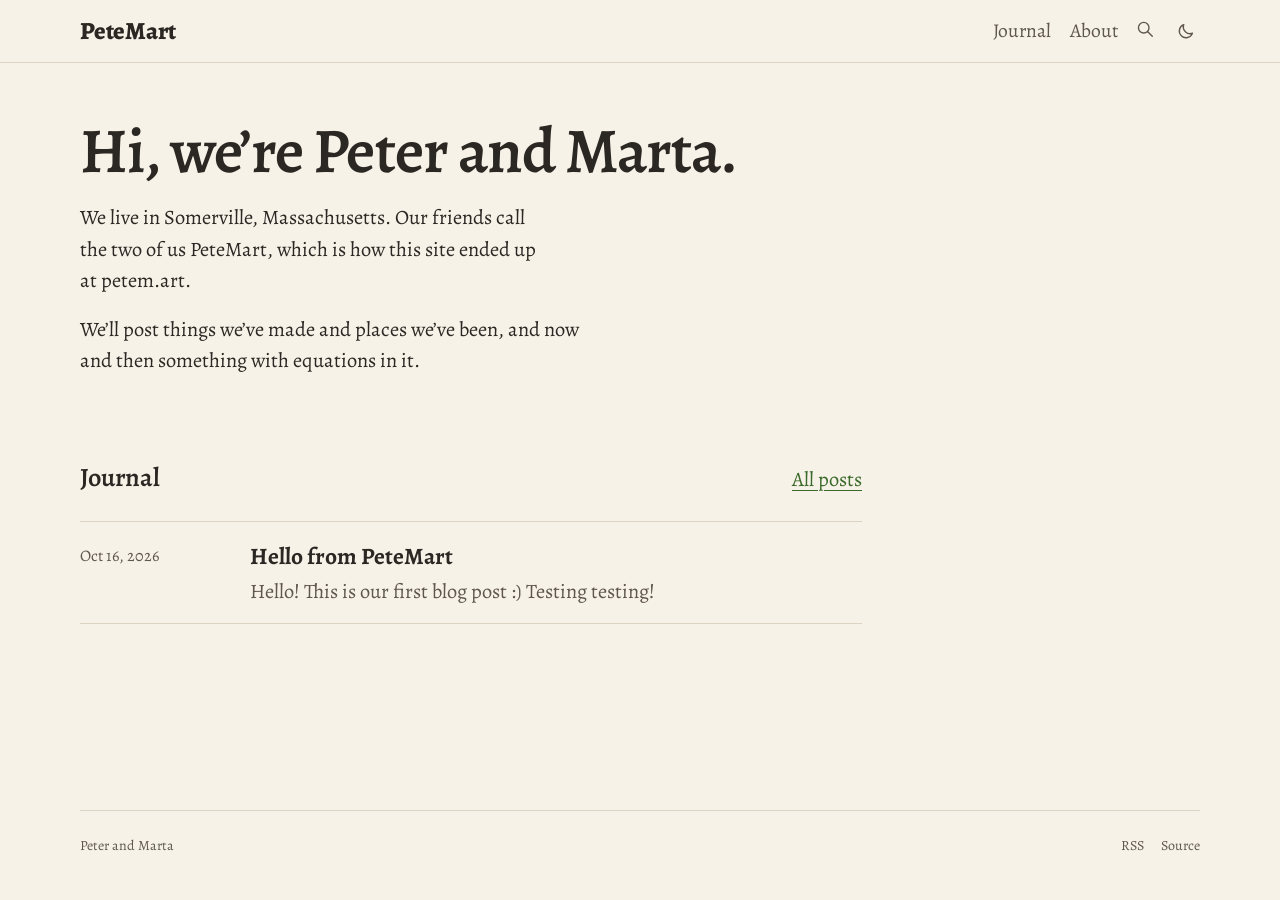
<file: index.html>
<!DOCTYPE html>
<html xmlns="http://www.w3.org/1999/xhtml" lang="en-US" xml:lang="en-US"><head>

<meta charset="utf-8">
<meta name="generator" content="quarto-1.10.18">

<meta name="viewport" content="width=device-width, initial-scale=1.0, user-scalable=yes">

<meta name="description" content="The family website of Peter and Marta, in Somerville, Massachusetts.">

<title>PeteMart</title>
<style>
/* Default styles provided by pandoc.
** See https://pandoc.org/MANUAL.html#variables-for-html for config info.
*/
span.smallcaps{font-variant: small-caps;}
div.columns{display: flex; gap: 1.5em;}
div.column{flex: auto;}
@media screen {
div.columns{gap: min(4vw, 1.5em);}
div.column{overflow-x: auto;}
}
div.hanging-indent{margin-left: 1.5em; text-indent: -1.5em;}
ul.task-list{list-style: none;}
ul.task-list li input[type="checkbox"] {
  width: 0.8em;
  margin: 0 0.8em 0.2em -1em; /* quarto-specific, see https://github.com/quarto-dev/quarto-cli/issues/4556 */ 
  vertical-align: middle;
}
.display.math{display: block; text-align: center; margin: 0.5rem auto;}
</style>


<script src="site_libs/quarto-nav/quarto-nav.js"></script>
<script src="site_libs/quarto-nav/headroom.min.js"></script>
<script src="site_libs/clipboard/clipboard.min.js"></script>
<script src="site_libs/quarto-search/autocomplete.umd.js"></script>
<script src="site_libs/quarto-search/fuse.min.js"></script>
<script src="site_libs/quarto-search/quarto-search.js"></script>
<meta name="quarto:offset" content="./">
<link href="./assets/favicon.svg" rel="icon" type="image/svg+xml">
<script src="site_libs/quarto-listing/list.min.js"></script>
<script src="site_libs/quarto-listing/quarto-listing.js"></script>
<script src="site_libs/quarto-html/quarto.js" type="module"></script>
<script src="site_libs/quarto-html/tabsets/tabsets.js" type="module"></script>
<script src="site_libs/quarto-html/popper.min.js"></script>
<script src="site_libs/quarto-html/tippy.umd.min.js"></script>
<script src="site_libs/quarto-html/anchor.min.js"></script>
<link href="site_libs/quarto-html/tippy.css" rel="stylesheet">
<link href="site_libs/quarto-html/quarto-syntax-highlighting-71426717a3915a2937ce73dc8a615a8a.css" rel="stylesheet" class="quarto-color-scheme" id="quarto-text-highlighting-styles">
<link href="site_libs/quarto-html/quarto-syntax-highlighting-dark-9f805cb90af97bc832013c2a6617ec76.css" rel="stylesheet" class="quarto-color-scheme quarto-color-alternate" id="quarto-text-highlighting-styles">
<link href="site_libs/quarto-html/quarto-syntax-highlighting-71426717a3915a2937ce73dc8a615a8a.css" rel="stylesheet" class="quarto-color-scheme-extra" id="quarto-text-highlighting-styles">
<script src="site_libs/bootstrap/bootstrap.min.js"></script>
<link href="site_libs/bootstrap/bootstrap-icons.css" rel="stylesheet">
<link href="site_libs/bootstrap/bootstrap-5981d2427643cbad1e58f8e4c4a04705.min.css" rel="stylesheet" append-hash="true" class="quarto-color-scheme" id="quarto-bootstrap" data-mode="light">
<link href="site_libs/bootstrap/bootstrap-dark-fbb7016963fa2e4a6bc064564e18453d.min.css" rel="stylesheet" append-hash="true" class="quarto-color-scheme quarto-color-alternate" id="quarto-bootstrap" data-mode="dark">
<link href="site_libs/bootstrap/bootstrap-5981d2427643cbad1e58f8e4c4a04705.min.css" rel="stylesheet" append-hash="true" class="quarto-color-scheme-extra" id="quarto-bootstrap" data-mode="light">
<script id="quarto-search-options" type="application/json">{
  "location": "navbar",
  "copy-button": false,
  "collapse-after": 3,
  "panel-placement": "end",
  "type": "overlay",
  "limit": 50,
  "keyboard-shortcut": [
    "f",
    "/",
    "s"
  ],
  "language": {
    "search-no-results-text": "Nothing found",
    "search-matching-documents-text": "found",
    "search-copy-link-title": "Copy link to search",
    "search-hide-matches-text": "Hide additional matches",
    "search-more-match-text": "more match in this document",
    "search-more-matches-text": "more matches in this document",
    "search-clear-button-title": "Clear",
    "search-text-placeholder": "",
    "search-detached-cancel-button-title": "Cancel",
    "search-submit-button-title": "Submit",
    "search-label": "Search"
  }
}</script>
<script>

  window.document.addEventListener("DOMContentLoaded", function (_event) {
    const listingTargetEl = window.document.querySelector('#listing-recent .list');
    if (!listingTargetEl) {
      // No listing discovered, do not attach.
      return; 
    }

    const options = {
      valueNames: ['listing-project','listing-website','listing-language','listing-format','listing-engines','listing-freeze','listing-template-partials','listing-filters','listing-toc','listing-toc-depth','listing-toc-title','listing-reference-location','listing-citation-location','listing-code-fold','listing-code-summary','listing-fig-cap-location','listing-callout-icon','listing-title','listing-author','listing-date','listing-categories','listing-path','listing-outputHref','listing-date-modified','listing-description','listing-filename','listing-file-modified','listing-reading-time','listing-word-count',{ data: ['index'] },{ data: ['categories'] },{ data: ['listing-date-sort'] },{ data: ['listing-date-modified-sort'] },{ data: ['listing-file-modified-sort'] },{ data: ['listing-reading-time-sort'] },{ data: ['listing-word-count-sort'] }],
      
      searchColumns: ["listing-project","listing-website","listing-language","listing-format","listing-engines","listing-freeze","listing-template-partials","listing-filters","listing-toc","listing-toc-depth","listing-toc-title","listing-reference-location","listing-citation-location","listing-code-fold","listing-code-summary","listing-fig-cap-location","listing-callout-icon","listing-title","listing-author","listing-date","listing-categories","listing-path","listing-outputHref","listing-date-modified","listing-description","listing-filename","listing-file-modified","listing-reading-time","listing-word-count"],
    };

    window['quarto-listings'] = window['quarto-listings'] || {};
    window['quarto-listings']['listing-recent'] = new List('listing-recent', options);

    if (window['quarto-listing-loaded']) {
      window['quarto-listing-loaded']();
    }
  });

  window.addEventListener('hashchange',() => {
    if (window['quarto-listing-loaded']) {
      window['quarto-listing-loaded']();
    }
  })
  </script>
<link rel="preload" href="./site_libs/bootstrap/theme/fonts/alegreya-roman.woff2" as="font" type="font/woff2" crossorigin="">
<meta name="theme-color" content="#f7f2e8" media="(prefers-color-scheme: light)">
<meta name="theme-color" content="#1b1915" media="(prefers-color-scheme: dark)">
<link rel="apple-touch-icon" href="./assets/apple-touch-icon.png">


<meta property="og:title" content="PeteMart">
<meta property="og:description" content="The family website of Peter and Marta, in Somerville, Massachusetts.">
<meta property="og:image" content="https://petem.art/assets/goose-card.jpg">
<meta property="og:site_name" content="PeteMart">
<meta property="og:image:alt" content="A watercolor of a Canada goose in a meadow, painted by Peter.">
<meta name="twitter:title" content="PeteMart">
<meta name="twitter:description" content="The family website of Peter and Marta, in Somerville, Massachusetts.">
<meta name="twitter:image" content="https://petem.art/assets/goose-card.jpg">
<meta name="twitter:image:alt" content="A watercolor of a Canada goose in a meadow, painted by Peter.">
<meta name="twitter:card" content="summary_large_image">
</head>

<body class="nav-fixed fullcontent quarto-light"><script id="quarto-html-before-body" type="application/javascript">
    const toggleBodyColorMode = (bsSheetEl) => {
      const mode = bsSheetEl.getAttribute("data-mode");
      const bodyEl = window.document.querySelector("body");
      if (mode === "dark") {
        bodyEl.classList.add("quarto-dark");
        bodyEl.classList.remove("quarto-light");
      } else {
        bodyEl.classList.add("quarto-light");
        bodyEl.classList.remove("quarto-dark");
      }
    }
    const toggleBodyColorPrimary = () => {
      const bsSheetEl = window.document.querySelector("link#quarto-bootstrap:not([rel=disabled-stylesheet])");
      if (bsSheetEl) {
        toggleBodyColorMode(bsSheetEl);
      }
    }
    const setColorSchemeToggle = (alternate) => {
      const toggles = window.document.querySelectorAll('.quarto-color-scheme-toggle');
      for (let i=0; i < toggles.length; i++) {
        const toggle = toggles[i];
        if (toggle) {
          if (alternate) {
            toggle.classList.add("alternate");
          } else {
            toggle.classList.remove("alternate");
          }
        }
      }
    };
    const toggleColorMode = (alternate) => {
      // Switch the stylesheets
      const primaryStylesheets = window.document.querySelectorAll('link.quarto-color-scheme:not(.quarto-color-alternate)');
      const alternateStylesheets = window.document.querySelectorAll('link.quarto-color-scheme.quarto-color-alternate');
      manageTransitions('#quarto-margin-sidebar .nav-link', false);
      if (alternate) {
        // note: dark is layered on light, we don't disable primary!
        enableStylesheet(alternateStylesheets);
        for (const sheetNode of alternateStylesheets) {
          if (sheetNode.id === "quarto-bootstrap") {
            toggleBodyColorMode(sheetNode);
          }
        }
      } else {
        disableStylesheet(alternateStylesheets);
        enableStylesheet(primaryStylesheets)
        toggleBodyColorPrimary();
      }
      manageTransitions('#quarto-margin-sidebar .nav-link', true);
      // Switch the toggles
      setColorSchemeToggle(alternate)
      // Hack to workaround the fact that safari doesn't
      // properly recolor the scrollbar when toggling (#1455)
      if (navigator.userAgent.indexOf('Safari') > 0 && navigator.userAgent.indexOf('Chrome') == -1) {
        manageTransitions("body", false);
        window.scrollTo(0, 1);
        setTimeout(() => {
          window.scrollTo(0, 0);
          manageTransitions("body", true);
        }, 40);
      }
    }
    const disableStylesheet = (stylesheets) => {
      for (let i=0; i < stylesheets.length; i++) {
        const stylesheet = stylesheets[i];
        stylesheet.rel = 'disabled-stylesheet';
      }
    }
    const enableStylesheet = (stylesheets) => {
      for (let i=0; i < stylesheets.length; i++) {
        const stylesheet = stylesheets[i];
        if(stylesheet.rel !== 'stylesheet') { // for Chrome, which will still FOUC without this check
          stylesheet.rel = 'stylesheet';
        }
      }
    }
    const manageTransitions = (selector, allowTransitions) => {
      const els = window.document.querySelectorAll(selector);
      for (let i=0; i < els.length; i++) {
        const el = els[i];
        if (allowTransitions) {
          el.classList.remove('notransition');
        } else {
          el.classList.add('notransition');
        }
      }
    }
    const isFileUrl = () => {
      return window.location.protocol === 'file:';
    }
    const hasAlternateSentinel = () => {
      let styleSentinel = getColorSchemeSentinel();
      if (styleSentinel !== null) {
        return styleSentinel === "alternate";
      } else {
        return false;
      }
    }
    const setStyleSentinel = (alternate) => {
      const value = alternate ? "alternate" : "default";
      if (!isFileUrl()) {
        window.localStorage.setItem("quarto-color-scheme", value);
      } else {
        localAlternateSentinel = value;
      }
    }
    const getColorSchemeSentinel = () => {
      if (!isFileUrl()) {
        const storageValue = window.localStorage.getItem("quarto-color-scheme");
        return storageValue != null ? storageValue : localAlternateSentinel;
      } else {
        return localAlternateSentinel;
      }
    }
    const toggleGiscusIfUsed = (isAlternate, darkModeDefault) => {
      const baseTheme = document.querySelector('#giscus-base-theme')?.value ?? 'light';
      const alternateTheme = document.querySelector('#giscus-alt-theme')?.value ?? 'dark';
      let newTheme = '';
      if(authorPrefersDark) {
        newTheme = isAlternate ? baseTheme : alternateTheme;
      } else {
        newTheme = isAlternate ? alternateTheme : baseTheme;
      }
      const changeGiscusTheme = () => {
        // From: https://github.com/giscus/giscus/issues/336
        const sendMessage = (message) => {
          const iframe = document.querySelector('iframe.giscus-frame');
          if (!iframe) return;
          iframe.contentWindow.postMessage({ giscus: message }, 'https://giscus.app');
        }
        sendMessage({
          setConfig: {
            theme: newTheme
          }
        });
      }
      const isGiscussLoaded = window.document.querySelector('iframe.giscus-frame') !== null;
      if (isGiscussLoaded) {
        changeGiscusTheme();
      }
    };
    const authorPrefersDark = false;
    const queryPrefersDark = window.matchMedia('(prefers-color-scheme: dark)');
    const darkModeDefault = queryPrefersDark.matches;
      document.querySelector('link#quarto-text-highlighting-styles.quarto-color-scheme-extra').rel = 'disabled-stylesheet';
      document.querySelector('link#quarto-bootstrap.quarto-color-scheme-extra').rel = 'disabled-stylesheet';
    let localAlternateSentinel = darkModeDefault ? 'alternate' : 'default';
    // Dark / light mode switch
    window.quartoToggleColorScheme = () => {
      // Read the current dark / light value
      let toAlternate = !hasAlternateSentinel();
      toggleColorMode(toAlternate);
      setStyleSentinel(toAlternate);
      toggleGiscusIfUsed(toAlternate, darkModeDefault);
      window.dispatchEvent(new Event('resize'));
    };
    queryPrefersDark.addEventListener("change", e => {
      if(window.localStorage.getItem("quarto-color-scheme") !== null)
        return;
      const alternate = e.matches
      toggleColorMode(alternate);
      localAlternateSentinel = e.matches ? 'alternate' : 'default'; // this is used alongside local storage!
      toggleGiscusIfUsed(alternate, darkModeDefault);
    });
    // Switch to dark mode if need be
    if (hasAlternateSentinel()) {
      toggleColorMode(true);
    } else {
      toggleColorMode(false);
    }
  </script>

<div id="quarto-search-results"></div>
  <header id="quarto-header" class="headroom fixed-top">
    <nav class="navbar navbar-expand " data-bs-theme="dark">
      <div class="navbar-container container-fluid">
      <div class="navbar-brand-container mx-auto">
    <a class="navbar-brand" href="./index.html">
    <span class="navbar-title">PeteMart</span>
    </a>
  </div>
          <ul class="navbar-nav navbar-nav-scroll ms-auto">
  <li class="nav-item">
    <a class="nav-link" href="./blog.html"> 
<span class="menu-text">Journal</span></a>
  </li>  
  <li class="nav-item">
    <a class="nav-link" href="./about.html"> 
<span class="menu-text">About</span></a>
  </li>  
</ul>
          <div class="quarto-navbar-tools">
  <a href="" class="quarto-color-scheme-toggle quarto-navigation-tool  px-1" onclick="window.quartoToggleColorScheme(); return false;" title="Toggle dark mode"><i class="bi"></i></a>
</div>
            <div id="quarto-search" class="" title="Search"></div>
      </div> <!-- /container-fluid -->
    </nav>
</header>
<!-- content -->
<div id="quarto-content" class="quarto-container page-layout-custom page-navbar">
<!-- sidebar -->
<!-- margin-sidebar -->
<!-- main -->


<header id="title-block-header">
<h1 class="title display-7">PeteMart</h1>

</header>


<div class="pm-page pm-home" role="main">
<section id="hi-were-peter-and-marta." class="level1 pm-hello">
<h1>Hi, we’re Peter and Marta.</h1>
<p>We live in Somerville, Massachusetts. Our friends call the two of us PeteMart, which is how this site ended up at petem.art.</p>
<p>We’ll post things we’ve made and places we’ve been, and now and then something with equations in it.</p>
</section>
<div class="pm-section">
<section id="journal" class="level2 pm-section-head">
<h2 data-anchor-id="journal">Journal</h2>
<p><a href="./blog.html">All posts</a></p>
</section>
<div id="listing-recent" class="quarto-listing quarto-listing-container-custom">

<ul class="list pm-posts">

<li class="pm-post" data-index="0" data-categories="ZmFtaWx5JTJDYmVnaW5uaW5ncw==" data-listing-date-sort="1792123200000" data-listing-file-modified-sort="1792183527836" data-listing-date-modified-sort="NaN" data-listing-reading-time-sort="1" data-listing-word-count-sort="10">
<span class="pm-post-date">Oct 16, 2026</span>
<span class="pm-post-text">
<a class="pm-post-title" href="./posts/welcome/index.html">Hello from PeteMart</a>
<span class="pm-post-desc">Hello! This is our first blog post :) Testing testing!</span>

</span>
</li>

</ul>

<div class="listing-no-matching d-none">No matching items</div>
</div>
</div>
</div>





<script>
  // Name the site's navigation, so screen readers can tell it from a post's
  // table of contents.
  document.querySelector("#quarto-header nav")?.setAttribute("aria-label", "Site");
</script>
<script id="quarto-html-after-body" type="application/javascript">
  window.document.addEventListener("DOMContentLoaded", function (event) {
    // Ensure there is a toggle, if there isn't float one in the top right
    if (window.document.querySelector('.quarto-color-scheme-toggle') === null) {
      const a = window.document.createElement('a');
      a.classList.add('top-right');
      a.classList.add('quarto-color-scheme-toggle');
      a.href = "";
      a.onclick = function() { try { window.quartoToggleColorScheme(); } catch {} return false; };
      const i = window.document.createElement("i");
      i.classList.add('bi');
      a.appendChild(i);
      window.document.body.appendChild(a);
    }
    setColorSchemeToggle(hasAlternateSentinel())
    const icon = "";
    const anchorJS = new window.AnchorJS();
    anchorJS.options = {
      placement: 'right',
      icon: icon
    };
    anchorJS.add('.anchored');
    const isCodeAnnotation = (el) => {
      for (const clz of el.classList) {
        if (clz.startsWith('code-annotation-')) {                     
          return true;
        }
      }
      return false;
    }
    const onCopySuccess = function(e) {
      // button target
      const button = e.trigger;
      // don't keep focus
      button.blur();
      // flash "checked"
      button.classList.add('code-copy-button-checked');
      var currentTitle = button.getAttribute("title");
      button.setAttribute("title", "Copied!");
      let tooltip;
      if (window.bootstrap) {
        button.setAttribute("data-bs-toggle", "tooltip");
        button.setAttribute("data-bs-placement", "left");
        button.setAttribute("data-bs-title", "Copied!");
        tooltip = new bootstrap.Tooltip(button, 
          { trigger: "manual", 
            customClass: "code-copy-button-tooltip",
            offset: [0, -8]});
        tooltip.show();    
      }
      setTimeout(function() {
        if (tooltip) {
          tooltip.hide();
          button.removeAttribute("data-bs-title");
          button.removeAttribute("data-bs-toggle");
          button.removeAttribute("data-bs-placement");
        }
        button.setAttribute("title", currentTitle);
        button.classList.remove('code-copy-button-checked');
      }, 1000);
      // clear code selection
      e.clearSelection();
    }
    const getTextToCopy = function(trigger) {
      const outerScaffold = trigger.parentElement.cloneNode(true);
      const codeEl = outerScaffold.querySelector('code');
      for (const childEl of codeEl.children) {
        if (isCodeAnnotation(childEl)) {
          childEl.remove();
        }
      }
      return codeEl.innerText;
    }
    const clipboard = new window.ClipboardJS('.code-copy-button:not([data-in-quarto-modal])', {
      text: getTextToCopy
    });
    clipboard.on('success', onCopySuccess);
    if (window.document.getElementById('quarto-embedded-source-code-modal')) {
      const clipboardModal = new window.ClipboardJS('.code-copy-button[data-in-quarto-modal]', {
        text: getTextToCopy,
        container: window.document.getElementById('quarto-embedded-source-code-modal')
      });
      clipboardModal.on('success', onCopySuccess);
    }
      var localhostRegex = new RegExp(/^(?:http|https):\/\/localhost\:?[0-9]*\//);
      var mailtoRegex = new RegExp(/^mailto:/);
        var filterRegex = new RegExp("https:\/\/petem\.art");
      var isInternal = (href) => {
          return filterRegex.test(href) || localhostRegex.test(href) || mailtoRegex.test(href);
      }
      // Inspect non-navigation links and adorn them if external
     var links = window.document.querySelectorAll('a[href]:not(.nav-link):not(.navbar-brand):not(.toc-action):not(.sidebar-link):not(.sidebar-item-toggle):not(.pagination-link):not(.no-external):not([aria-hidden]):not(.dropdown-item):not(.quarto-navigation-tool):not(.about-link)');
      for (var i=0; i<links.length; i++) {
        const link = links[i];
        if (!isInternal(link.href)) {
          // undo the damage that might have been done by quarto-nav.js in the case of
          // links that we want to consider external
          if (link.dataset.originalHref !== undefined) {
            link.href = link.dataset.originalHref;
          }
        }
      }
    function tippyHover(el, contentFn, onTriggerFn, onUntriggerFn) {
      const config = {
        allowHTML: true,
        maxWidth: 500,
        delay: 100,
        arrow: false,
        appendTo: function(el) {
            return el.parentElement;
        },
        interactive: true,
        interactiveBorder: 10,
        theme: 'quarto',
        placement: 'bottom-start',
      };
      if (contentFn) {
        config.content = contentFn;
      }
      if (onTriggerFn) {
        config.onTrigger = onTriggerFn;
      }
      if (onUntriggerFn) {
        config.onUntrigger = onUntriggerFn;
      }
      window.tippy(el, config); 
    }
    const noterefs = window.document.querySelectorAll('a[role="doc-noteref"]');
    for (var i=0; i<noterefs.length; i++) {
      const ref = noterefs[i];
      tippyHover(ref, function() {
        // use id or data attribute instead here
        let href = ref.getAttribute('data-footnote-href') || ref.getAttribute('href');
        try { href = new URL(href).hash; } catch {}
        const id = href.replace(/^#\/?/, "");
        const note = window.document.getElementById(id);
        if (note) {
          return note.innerHTML;
        } else {
          return "";
        }
      });
    }
    const xrefs = window.document.querySelectorAll('a.quarto-xref');
    const processXRef = (id, note) => {
      // Strip column container classes
      const stripColumnClz = (el) => {
        el.classList.remove("page-full", "page-columns");
        if (el.children) {
          for (const child of el.children) {
            stripColumnClz(child);
          }
        }
      }
      stripColumnClz(note)
      if (id === null || id.startsWith('sec-')) {
        // Special case sections, only their first couple elements
        const container = document.createElement("div");
        if (note.children && note.children.length > 2) {
          container.appendChild(note.children[0].cloneNode(true));
          for (let i = 1; i < note.children.length; i++) {
            const child = note.children[i];
            if (child.tagName === "P" && child.innerText === "") {
              continue;
            } else {
              container.appendChild(child.cloneNode(true));
              break;
            }
          }
          if (window.Quarto?.typesetMath) {
            window.Quarto.typesetMath(container);
          }
          return container.innerHTML
        } else {
          if (window.Quarto?.typesetMath) {
            window.Quarto.typesetMath(note);
          }
          return note.innerHTML;
        }
      } else {
        // Remove any anchor links if they are present
        const anchorLink = note.querySelector('a.anchorjs-link');
        if (anchorLink) {
          anchorLink.remove();
        }
        if (window.Quarto?.typesetMath) {
          window.Quarto.typesetMath(note);
        }
        if (note.classList.contains("callout")) {
          return note.outerHTML;
        } else {
          return note.innerHTML;
        }
      }
    }
    for (var i=0; i<xrefs.length; i++) {
      const xref = xrefs[i];
      tippyHover(xref, undefined, function(instance) {
        instance.disable();
        let url = xref.getAttribute('href');
        let hash = undefined; 
        if (url.startsWith('#')) {
          hash = url;
        } else {
          try { hash = new URL(url).hash; } catch {}
        }
        if (hash) {
          const id = hash.replace(/^#\/?/, "");
          const note = window.document.getElementById(id);
          if (note !== null) {
            try {
              const html = processXRef(id, note.cloneNode(true));
              instance.setContent(html);
            } finally {
              instance.enable();
              instance.show();
            }
          } else {
            // See if we can fetch this
            fetch(url.split('#')[0])
            .then(res => res.text())
            .then(html => {
              const parser = new DOMParser();
              const htmlDoc = parser.parseFromString(html, "text/html");
              const note = htmlDoc.getElementById(id);
              if (note !== null) {
                const html = processXRef(id, note);
                instance.setContent(html);
              } 
            }).finally(() => {
              instance.enable();
              instance.show();
            });
          }
        } else {
          // See if we can fetch a full url (with no hash to target)
          // This is a special case and we should probably do some content thinning / targeting
          fetch(url)
          .then(res => res.text())
          .then(html => {
            const parser = new DOMParser();
            const htmlDoc = parser.parseFromString(html, "text/html");
            const note = htmlDoc.querySelector('main.content');
            if (note !== null) {
              // This should only happen for chapter cross references
              // (since there is no id in the URL)
              // remove the first header
              if (note.children.length > 0 && note.children[0].tagName === "HEADER") {
                note.children[0].remove();
              }
              const html = processXRef(null, note);
              instance.setContent(html);
            } 
          }).finally(() => {
            instance.enable();
            instance.show();
          });
        }
      }, function(instance) {
      });
    }
        let selectedAnnoteEl;
        const selectorForAnnotation = ( cell, annotation) => {
          let cellAttr = 'data-code-cell="' + cell + '"';
          let lineAttr = 'data-code-annotation="' +  annotation + '"';
          const selector = 'span[' + cellAttr + '][' + lineAttr + ']';
          return selector;
        }
        const selectCodeLines = (annoteEl) => {
          const doc = window.document;
          const targetCell = annoteEl.getAttribute("data-target-cell");
          const targetAnnotation = annoteEl.getAttribute("data-target-annotation");
          const annoteSpan = window.document.querySelector(selectorForAnnotation(targetCell, targetAnnotation));
          const lines = annoteSpan.getAttribute("data-code-lines").split(",");
          const lineIds = lines.map((line) => {
            return targetCell + "-" + line;
          })
          let top = null;
          let height = null;
          let parent = null;
          if (lineIds.length > 0) {
              //compute the position of the single el (top and bottom and make a div)
              const el = window.document.getElementById(lineIds[0]);
              top = el.offsetTop;
              height = el.offsetHeight;
              parent = el.parentElement.parentElement;
            if (lineIds.length > 1) {
              const lastEl = window.document.getElementById(lineIds[lineIds.length - 1]);
              const bottom = lastEl.offsetTop + lastEl.offsetHeight;
              height = bottom - top;
            }
            if (top !== null && height !== null && parent !== null) {
              // cook up a div (if necessary) and position it 
              let div = window.document.getElementById("code-annotation-line-highlight");
              if (div === null) {
                div = window.document.createElement("div");
                div.setAttribute("id", "code-annotation-line-highlight");
                div.style.position = 'absolute';
                parent.appendChild(div);
              }
              div.style.top = top - 2 + "px";
              div.style.height = height + 4 + "px";
              div.style.left = 0;
              let gutterDiv = window.document.getElementById("code-annotation-line-highlight-gutter");
              if (gutterDiv === null) {
                gutterDiv = window.document.createElement("div");
                gutterDiv.setAttribute("id", "code-annotation-line-highlight-gutter");
                gutterDiv.style.position = 'absolute';
                const codeCell = window.document.getElementById(targetCell);
                const gutter = codeCell.querySelector('.code-annotation-gutter');
                gutter.appendChild(gutterDiv);
              }
              gutterDiv.style.top = top - 2 + "px";
              gutterDiv.style.height = height + 4 + "px";
            }
            selectedAnnoteEl = annoteEl;
          }
        };
        const unselectCodeLines = () => {
          const elementsIds = ["code-annotation-line-highlight", "code-annotation-line-highlight-gutter"];
          elementsIds.forEach((elId) => {
            const div = window.document.getElementById(elId);
            if (div) {
              div.remove();
            }
          });
          selectedAnnoteEl = undefined;
        };
          // Handle positioning of the toggle
      window.addEventListener(
        "resize",
        throttle(() => {
          elRect = undefined;
          if (selectedAnnoteEl) {
            selectCodeLines(selectedAnnoteEl);
          }
        }, 10)
      );
      function throttle(fn, ms) {
      let throttle = false;
      let timer;
        return (...args) => {
          if(!throttle) { // first call gets through
              fn.apply(this, args);
              throttle = true;
          } else { // all the others get throttled
              if(timer) clearTimeout(timer); // cancel #2
              timer = setTimeout(() => {
                fn.apply(this, args);
                timer = throttle = false;
              }, ms);
          }
        };
      }
        // Attach click handler to the DT
        const annoteDls = window.document.querySelectorAll('dt[data-target-cell]');
        for (const annoteDlNode of annoteDls) {
          annoteDlNode.addEventListener('click', (event) => {
            const clickedEl = event.target;
            if (clickedEl !== selectedAnnoteEl) {
              unselectCodeLines();
              const activeEl = window.document.querySelector('dt[data-target-cell].code-annotation-active');
              if (activeEl) {
                activeEl.classList.remove('code-annotation-active');
              }
              selectCodeLines(clickedEl);
              clickedEl.classList.add('code-annotation-active');
            } else {
              // Unselect the line
              unselectCodeLines();
              clickedEl.classList.remove('code-annotation-active');
            }
          });
        }
    const findCites = (el) => {
      const parentEl = el.parentElement;
      if (parentEl) {
        const cites = parentEl.dataset.cites;
        if (cites) {
          return {
            el,
            cites: cites.split(' ')
          };
        } else {
          return findCites(el.parentElement)
        }
      } else {
        return undefined;
      }
    };
    var bibliorefs = window.document.querySelectorAll('a[role="doc-biblioref"]');
    for (var i=0; i<bibliorefs.length; i++) {
      const ref = bibliorefs[i];
      const citeInfo = findCites(ref);
      if (citeInfo) {
        tippyHover(citeInfo.el, function() {
          var popup = window.document.createElement('div');
          citeInfo.cites.forEach(function(cite) {
            var citeDiv = window.document.createElement('div');
            citeDiv.classList.add('hanging-indent');
            citeDiv.classList.add('csl-entry');
            var biblioDiv = window.document.getElementById('ref-' + cite);
            if (biblioDiv) {
              citeDiv.innerHTML = biblioDiv.innerHTML;
            }
            popup.appendChild(citeDiv);
          });
          return popup.innerHTML;
        });
      }
    }
  });
  </script>
</div> <!-- /content -->
<footer class="footer">
  <div class="nav-footer">
    <div class="nav-footer-left">
<p>Peter and Marta</p>
</div>   
    <div class="nav-footer-center">
      &nbsp;
    </div>
    <div class="nav-footer-right">
      <ul class="footer-items list-unstyled">
    <li class="nav-item">
    <a class="nav-link" href="./blog.xml">
<p>RSS</p>
</a>
  </li>  
    <li class="nav-item">
    <a class="nav-link" href="https://github.com/peterdsharpe/family-website">
<p>Source</p>
</a>
  </li>  
</ul>
    </div>
  </div>
</footer>




</body></html>
</file>
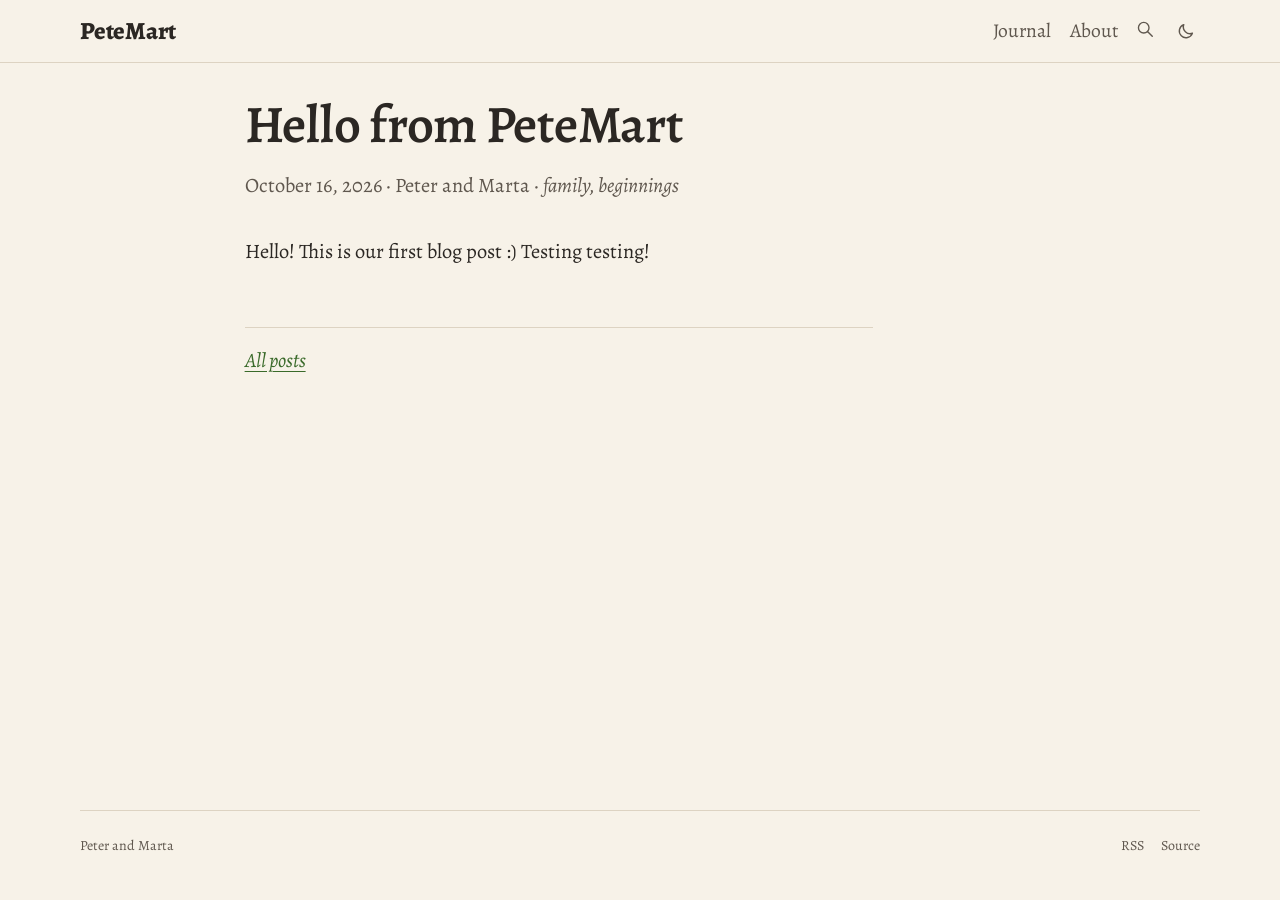
<file: posts/welcome/index.html>
<!DOCTYPE html>
<html xmlns="http://www.w3.org/1999/xhtml" lang="en-US" xml:lang="en-US"><head>

<meta charset="utf-8">
<meta name="generator" content="quarto-1.10.18">

<meta name="viewport" content="width=device-width, initial-scale=1.0, user-scalable=yes">

<meta name="author" content="Peter and Marta">
<meta name="dcterms.date" content="2026-10-16">

<title>Hello from PeteMart – PeteMart</title>
<style>
/* Default styles provided by pandoc.
** See https://pandoc.org/MANUAL.html#variables-for-html for config info.
*/
span.smallcaps{font-variant: small-caps;}
div.columns{display: flex; gap: 1.5em;}
div.column{flex: auto;}
@media screen {
div.columns{gap: min(4vw, 1.5em);}
div.column{overflow-x: auto;}
}
div.hanging-indent{margin-left: 1.5em; text-indent: -1.5em;}
ul.task-list{list-style: none;}
ul.task-list li input[type="checkbox"] {
  width: 0.8em;
  margin: 0 0.8em 0.2em -1em; /* quarto-specific, see https://github.com/quarto-dev/quarto-cli/issues/4556 */ 
  vertical-align: middle;
}
</style>


<script src="../../site_libs/quarto-nav/quarto-nav.js"></script>
<script src="../../site_libs/quarto-nav/headroom.min.js"></script>
<script src="../../site_libs/clipboard/clipboard.min.js"></script>
<script src="../../site_libs/quarto-search/autocomplete.umd.js"></script>
<script src="../../site_libs/quarto-search/fuse.min.js"></script>
<script src="../../site_libs/quarto-search/quarto-search.js"></script>
<meta name="quarto:offset" content="../../">
<link href="../../assets/favicon.svg" rel="icon" type="image/svg+xml">
<script src="../../site_libs/quarto-html/quarto.js" type="module"></script>
<script src="../../site_libs/quarto-html/tabsets/tabsets.js" type="module"></script>
<script src="../../site_libs/quarto-html/popper.min.js"></script>
<script src="../../site_libs/quarto-html/tippy.umd.min.js"></script>
<script src="../../site_libs/quarto-html/anchor.min.js"></script>
<link href="../../site_libs/quarto-html/tippy.css" rel="stylesheet">
<link href="../../site_libs/quarto-html/quarto-syntax-highlighting-71426717a3915a2937ce73dc8a615a8a.css" rel="stylesheet" class="quarto-color-scheme" id="quarto-text-highlighting-styles">
<link href="../../site_libs/quarto-html/quarto-syntax-highlighting-dark-9f805cb90af97bc832013c2a6617ec76.css" rel="stylesheet" class="quarto-color-scheme quarto-color-alternate" id="quarto-text-highlighting-styles">
<link href="../../site_libs/quarto-html/quarto-syntax-highlighting-71426717a3915a2937ce73dc8a615a8a.css" rel="stylesheet" class="quarto-color-scheme-extra" id="quarto-text-highlighting-styles">
<script src="../../site_libs/bootstrap/bootstrap.min.js"></script>
<link href="../../site_libs/bootstrap/bootstrap-icons.css" rel="stylesheet">
<link href="../../site_libs/bootstrap/bootstrap-3882a76ea0167d2dc6124f4f46ef0927.min.css" rel="stylesheet" append-hash="true" class="quarto-color-scheme" id="quarto-bootstrap" data-mode="light">
<link href="../../site_libs/bootstrap/bootstrap-dark-2c03083324df989d3d1d53c7355db67e.min.css" rel="stylesheet" append-hash="true" class="quarto-color-scheme quarto-color-alternate" id="quarto-bootstrap" data-mode="dark">
<link href="../../site_libs/bootstrap/bootstrap-3882a76ea0167d2dc6124f4f46ef0927.min.css" rel="stylesheet" append-hash="true" class="quarto-color-scheme-extra" id="quarto-bootstrap" data-mode="light">
<script id="quarto-search-options" type="application/json">{
  "location": "navbar",
  "copy-button": false,
  "collapse-after": 3,
  "panel-placement": "end",
  "type": "overlay",
  "limit": 50,
  "keyboard-shortcut": [
    "f",
    "/",
    "s"
  ],
  "language": {
    "search-no-results-text": "Nothing found",
    "search-matching-documents-text": "found",
    "search-copy-link-title": "Copy link to search",
    "search-hide-matches-text": "Hide additional matches",
    "search-more-match-text": "more match in this document",
    "search-more-matches-text": "more matches in this document",
    "search-clear-button-title": "Clear",
    "search-text-placeholder": "",
    "search-detached-cancel-button-title": "Cancel",
    "search-submit-button-title": "Submit",
    "search-label": "Search"
  }
}</script>
<link rel="preload" href="../../site_libs/bootstrap/theme/fonts/alegreya-roman.woff2" as="font" type="font/woff2" crossorigin="">
<meta name="theme-color" content="#f7f2e8" media="(prefers-color-scheme: light)">
<meta name="theme-color" content="#1b1915" media="(prefers-color-scheme: dark)">
<link rel="apple-touch-icon" href="../../assets/apple-touch-icon.png">


<meta property="og:title" content="Hello from PeteMart – PeteMart">
<meta property="og:description" content="The family website of Peter and Marta, in Somerville, Massachusetts.">
<meta property="og:image" content="https://petem.art/posts/welcome/assets/goose-card.jpg">
<meta property="og:site_name" content="PeteMart">
<meta property="og:image:alt" content="A watercolor of a Canada goose in a meadow, painted by Peter.">
<meta name="twitter:title" content="Hello from PeteMart – PeteMart">
<meta name="twitter:description" content="The family website of Peter and Marta, in Somerville, Massachusetts.">
<meta name="twitter:image" content="https://petem.art/posts/welcome/assets/goose-card.jpg">
<meta name="twitter:image:alt" content="A watercolor of a Canada goose in a meadow, painted by Peter.">
<meta name="twitter:card" content="summary_large_image">
</head>

<body class="nav-fixed quarto-light"><script id="quarto-html-before-body" type="application/javascript">
    const toggleBodyColorMode = (bsSheetEl) => {
      const mode = bsSheetEl.getAttribute("data-mode");
      const bodyEl = window.document.querySelector("body");
      if (mode === "dark") {
        bodyEl.classList.add("quarto-dark");
        bodyEl.classList.remove("quarto-light");
      } else {
        bodyEl.classList.add("quarto-light");
        bodyEl.classList.remove("quarto-dark");
      }
    }
    const toggleBodyColorPrimary = () => {
      const bsSheetEl = window.document.querySelector("link#quarto-bootstrap:not([rel=disabled-stylesheet])");
      if (bsSheetEl) {
        toggleBodyColorMode(bsSheetEl);
      }
    }
    const setColorSchemeToggle = (alternate) => {
      const toggles = window.document.querySelectorAll('.quarto-color-scheme-toggle');
      for (let i=0; i < toggles.length; i++) {
        const toggle = toggles[i];
        if (toggle) {
          if (alternate) {
            toggle.classList.add("alternate");
          } else {
            toggle.classList.remove("alternate");
          }
        }
      }
    };
    const toggleColorMode = (alternate) => {
      // Switch the stylesheets
      const primaryStylesheets = window.document.querySelectorAll('link.quarto-color-scheme:not(.quarto-color-alternate)');
      const alternateStylesheets = window.document.querySelectorAll('link.quarto-color-scheme.quarto-color-alternate');
      manageTransitions('#quarto-margin-sidebar .nav-link', false);
      if (alternate) {
        // note: dark is layered on light, we don't disable primary!
        enableStylesheet(alternateStylesheets);
        for (const sheetNode of alternateStylesheets) {
          if (sheetNode.id === "quarto-bootstrap") {
            toggleBodyColorMode(sheetNode);
          }
        }
      } else {
        disableStylesheet(alternateStylesheets);
        enableStylesheet(primaryStylesheets)
        toggleBodyColorPrimary();
      }
      manageTransitions('#quarto-margin-sidebar .nav-link', true);
      // Switch the toggles
      setColorSchemeToggle(alternate)
      // Hack to workaround the fact that safari doesn't
      // properly recolor the scrollbar when toggling (#1455)
      if (navigator.userAgent.indexOf('Safari') > 0 && navigator.userAgent.indexOf('Chrome') == -1) {
        manageTransitions("body", false);
        window.scrollTo(0, 1);
        setTimeout(() => {
          window.scrollTo(0, 0);
          manageTransitions("body", true);
        }, 40);
      }
    }
    const disableStylesheet = (stylesheets) => {
      for (let i=0; i < stylesheets.length; i++) {
        const stylesheet = stylesheets[i];
        stylesheet.rel = 'disabled-stylesheet';
      }
    }
    const enableStylesheet = (stylesheets) => {
      for (let i=0; i < stylesheets.length; i++) {
        const stylesheet = stylesheets[i];
        if(stylesheet.rel !== 'stylesheet') { // for Chrome, which will still FOUC without this check
          stylesheet.rel = 'stylesheet';
        }
      }
    }
    const manageTransitions = (selector, allowTransitions) => {
      const els = window.document.querySelectorAll(selector);
      for (let i=0; i < els.length; i++) {
        const el = els[i];
        if (allowTransitions) {
          el.classList.remove('notransition');
        } else {
          el.classList.add('notransition');
        }
      }
    }
    const isFileUrl = () => {
      return window.location.protocol === 'file:';
    }
    const hasAlternateSentinel = () => {
      let styleSentinel = getColorSchemeSentinel();
      if (styleSentinel !== null) {
        return styleSentinel === "alternate";
      } else {
        return false;
      }
    }
    const setStyleSentinel = (alternate) => {
      const value = alternate ? "alternate" : "default";
      if (!isFileUrl()) {
        window.localStorage.setItem("quarto-color-scheme", value);
      } else {
        localAlternateSentinel = value;
      }
    }
    const getColorSchemeSentinel = () => {
      if (!isFileUrl()) {
        const storageValue = window.localStorage.getItem("quarto-color-scheme");
        return storageValue != null ? storageValue : localAlternateSentinel;
      } else {
        return localAlternateSentinel;
      }
    }
    const toggleGiscusIfUsed = (isAlternate, darkModeDefault) => {
      const baseTheme = document.querySelector('#giscus-base-theme')?.value ?? 'light';
      const alternateTheme = document.querySelector('#giscus-alt-theme')?.value ?? 'dark';
      let newTheme = '';
      if(authorPrefersDark) {
        newTheme = isAlternate ? baseTheme : alternateTheme;
      } else {
        newTheme = isAlternate ? alternateTheme : baseTheme;
      }
      const changeGiscusTheme = () => {
        // From: https://github.com/giscus/giscus/issues/336
        const sendMessage = (message) => {
          const iframe = document.querySelector('iframe.giscus-frame');
          if (!iframe) return;
          iframe.contentWindow.postMessage({ giscus: message }, 'https://giscus.app');
        }
        sendMessage({
          setConfig: {
            theme: newTheme
          }
        });
      }
      const isGiscussLoaded = window.document.querySelector('iframe.giscus-frame') !== null;
      if (isGiscussLoaded) {
        changeGiscusTheme();
      }
    };
    const authorPrefersDark = false;
    const queryPrefersDark = window.matchMedia('(prefers-color-scheme: dark)');
    const darkModeDefault = queryPrefersDark.matches;
      document.querySelector('link#quarto-text-highlighting-styles.quarto-color-scheme-extra').rel = 'disabled-stylesheet';
      document.querySelector('link#quarto-bootstrap.quarto-color-scheme-extra').rel = 'disabled-stylesheet';
    let localAlternateSentinel = darkModeDefault ? 'alternate' : 'default';
    // Dark / light mode switch
    window.quartoToggleColorScheme = () => {
      // Read the current dark / light value
      let toAlternate = !hasAlternateSentinel();
      toggleColorMode(toAlternate);
      setStyleSentinel(toAlternate);
      toggleGiscusIfUsed(toAlternate, darkModeDefault);
      window.dispatchEvent(new Event('resize'));
    };
    queryPrefersDark.addEventListener("change", e => {
      if(window.localStorage.getItem("quarto-color-scheme") !== null)
        return;
      const alternate = e.matches
      toggleColorMode(alternate);
      localAlternateSentinel = e.matches ? 'alternate' : 'default'; // this is used alongside local storage!
      toggleGiscusIfUsed(alternate, darkModeDefault);
    });
    // Switch to dark mode if need be
    if (hasAlternateSentinel()) {
      toggleColorMode(true);
    } else {
      toggleColorMode(false);
    }
  </script>

<div id="quarto-search-results"></div>
  <header id="quarto-header" class="headroom fixed-top">
    <nav class="navbar navbar-expand " data-bs-theme="dark">
      <div class="navbar-container container-fluid">
      <div class="navbar-brand-container mx-auto">
    <a class="navbar-brand" href="../../index.html">
    <span class="navbar-title">PeteMart</span>
    </a>
  </div>
          <ul class="navbar-nav navbar-nav-scroll ms-auto">
  <li class="nav-item">
    <a class="nav-link" href="../../blog.html"> 
<span class="menu-text">Journal</span></a>
  </li>  
  <li class="nav-item">
    <a class="nav-link" href="../../about.html"> 
<span class="menu-text">About</span></a>
  </li>  
</ul>
          <div class="quarto-navbar-tools">
  <a href="" class="quarto-color-scheme-toggle quarto-navigation-tool  px-1" onclick="window.quartoToggleColorScheme(); return false;" title="Toggle dark mode"><i class="bi"></i></a>
</div>
            <div id="quarto-search" class="" title="Search"></div>
      </div> <!-- /container-fluid -->
    </nav>
</header>
<!-- content -->
<div id="quarto-content" class="quarto-container page-columns page-rows-contents page-layout-article page-navbar">
<!-- sidebar -->
<!-- margin-sidebar -->
    <div id="quarto-margin-sidebar" class="sidebar margin-sidebar zindex-bottom">
        
    </div>
<!-- main -->
<main class="content" id="quarto-document-content"><header id="title-block-header" class="quarto-title-block"><h1 class="title display-7">Hello from PeteMart</h1></header>


<div class="pm-title-block">

<div class="pm-title-meta">
<div class="pm-byline">
<time class="date">October 16, 2026</time> · Peter and Marta · <span class="pm-cats">family, beginnings</span>
</div>
</div>
</div>


<p>Hello! This is our first blog post :) Testing testing!</p>


<div class="pm-back">
<p><a href="../../blog.html">All posts</a></p>
</div>

</main> <!-- /main -->
<script>
  // Name the site's navigation, so screen readers can tell it from a post's
  // table of contents.
  document.querySelector("#quarto-header nav")?.setAttribute("aria-label", "Site");
</script>
<script id="quarto-html-after-body" type="application/javascript">
  window.document.addEventListener("DOMContentLoaded", function (event) {
    // Ensure there is a toggle, if there isn't float one in the top right
    if (window.document.querySelector('.quarto-color-scheme-toggle') === null) {
      const a = window.document.createElement('a');
      a.classList.add('top-right');
      a.classList.add('quarto-color-scheme-toggle');
      a.href = "";
      a.onclick = function() { try { window.quartoToggleColorScheme(); } catch {} return false; };
      const i = window.document.createElement("i");
      i.classList.add('bi');
      a.appendChild(i);
      window.document.body.appendChild(a);
    }
    setColorSchemeToggle(hasAlternateSentinel())
    const icon = "";
    const anchorJS = new window.AnchorJS();
    anchorJS.options = {
      placement: 'right',
      icon: icon
    };
    anchorJS.add('.anchored');
    const isCodeAnnotation = (el) => {
      for (const clz of el.classList) {
        if (clz.startsWith('code-annotation-')) {                     
          return true;
        }
      }
      return false;
    }
    const onCopySuccess = function(e) {
      // button target
      const button = e.trigger;
      // don't keep focus
      button.blur();
      // flash "checked"
      button.classList.add('code-copy-button-checked');
      var currentTitle = button.getAttribute("title");
      button.setAttribute("title", "Copied!");
      let tooltip;
      if (window.bootstrap) {
        button.setAttribute("data-bs-toggle", "tooltip");
        button.setAttribute("data-bs-placement", "left");
        button.setAttribute("data-bs-title", "Copied!");
        tooltip = new bootstrap.Tooltip(button, 
          { trigger: "manual", 
            customClass: "code-copy-button-tooltip",
            offset: [0, -8]});
        tooltip.show();    
      }
      setTimeout(function() {
        if (tooltip) {
          tooltip.hide();
          button.removeAttribute("data-bs-title");
          button.removeAttribute("data-bs-toggle");
          button.removeAttribute("data-bs-placement");
        }
        button.setAttribute("title", currentTitle);
        button.classList.remove('code-copy-button-checked');
      }, 1000);
      // clear code selection
      e.clearSelection();
    }
    const getTextToCopy = function(trigger) {
      const outerScaffold = trigger.parentElement.cloneNode(true);
      const codeEl = outerScaffold.querySelector('code');
      for (const childEl of codeEl.children) {
        if (isCodeAnnotation(childEl)) {
          childEl.remove();
        }
      }
      return codeEl.innerText;
    }
    const clipboard = new window.ClipboardJS('.code-copy-button:not([data-in-quarto-modal])', {
      text: getTextToCopy
    });
    clipboard.on('success', onCopySuccess);
    if (window.document.getElementById('quarto-embedded-source-code-modal')) {
      const clipboardModal = new window.ClipboardJS('.code-copy-button[data-in-quarto-modal]', {
        text: getTextToCopy,
        container: window.document.getElementById('quarto-embedded-source-code-modal')
      });
      clipboardModal.on('success', onCopySuccess);
    }
      var localhostRegex = new RegExp(/^(?:http|https):\/\/localhost\:?[0-9]*\//);
      var mailtoRegex = new RegExp(/^mailto:/);
        var filterRegex = new RegExp("https:\/\/petem\.art");
      var isInternal = (href) => {
          return filterRegex.test(href) || localhostRegex.test(href) || mailtoRegex.test(href);
      }
      // Inspect non-navigation links and adorn them if external
     var links = window.document.querySelectorAll('a[href]:not(.nav-link):not(.navbar-brand):not(.toc-action):not(.sidebar-link):not(.sidebar-item-toggle):not(.pagination-link):not(.no-external):not([aria-hidden]):not(.dropdown-item):not(.quarto-navigation-tool):not(.about-link)');
      for (var i=0; i<links.length; i++) {
        const link = links[i];
        if (!isInternal(link.href)) {
          // undo the damage that might have been done by quarto-nav.js in the case of
          // links that we want to consider external
          if (link.dataset.originalHref !== undefined) {
            link.href = link.dataset.originalHref;
          }
        }
      }
    function tippyHover(el, contentFn, onTriggerFn, onUntriggerFn) {
      const config = {
        allowHTML: true,
        maxWidth: 500,
        delay: 100,
        arrow: false,
        appendTo: function(el) {
            return el.parentElement;
        },
        interactive: true,
        interactiveBorder: 10,
        theme: 'quarto',
        placement: 'bottom-start',
      };
      if (contentFn) {
        config.content = contentFn;
      }
      if (onTriggerFn) {
        config.onTrigger = onTriggerFn;
      }
      if (onUntriggerFn) {
        config.onUntrigger = onUntriggerFn;
      }
      window.tippy(el, config); 
    }
    const noterefs = window.document.querySelectorAll('a[role="doc-noteref"]');
    for (var i=0; i<noterefs.length; i++) {
      const ref = noterefs[i];
      tippyHover(ref, function() {
        // use id or data attribute instead here
        let href = ref.getAttribute('data-footnote-href') || ref.getAttribute('href');
        try { href = new URL(href).hash; } catch {}
        const id = href.replace(/^#\/?/, "");
        const note = window.document.getElementById(id);
        if (note) {
          return note.innerHTML;
        } else {
          return "";
        }
      });
    }
    const xrefs = window.document.querySelectorAll('a.quarto-xref');
    const processXRef = (id, note) => {
      // Strip column container classes
      const stripColumnClz = (el) => {
        el.classList.remove("page-full", "page-columns");
        if (el.children) {
          for (const child of el.children) {
            stripColumnClz(child);
          }
        }
      }
      stripColumnClz(note)
      if (id === null || id.startsWith('sec-')) {
        // Special case sections, only their first couple elements
        const container = document.createElement("div");
        if (note.children && note.children.length > 2) {
          container.appendChild(note.children[0].cloneNode(true));
          for (let i = 1; i < note.children.length; i++) {
            const child = note.children[i];
            if (child.tagName === "P" && child.innerText === "") {
              continue;
            } else {
              container.appendChild(child.cloneNode(true));
              break;
            }
          }
          if (window.Quarto?.typesetMath) {
            window.Quarto.typesetMath(container);
          }
          return container.innerHTML
        } else {
          if (window.Quarto?.typesetMath) {
            window.Quarto.typesetMath(note);
          }
          return note.innerHTML;
        }
      } else {
        // Remove any anchor links if they are present
        const anchorLink = note.querySelector('a.anchorjs-link');
        if (anchorLink) {
          anchorLink.remove();
        }
        if (window.Quarto?.typesetMath) {
          window.Quarto.typesetMath(note);
        }
        if (note.classList.contains("callout")) {
          return note.outerHTML;
        } else {
          return note.innerHTML;
        }
      }
    }
    for (var i=0; i<xrefs.length; i++) {
      const xref = xrefs[i];
      tippyHover(xref, undefined, function(instance) {
        instance.disable();
        let url = xref.getAttribute('href');
        let hash = undefined; 
        if (url.startsWith('#')) {
          hash = url;
        } else {
          try { hash = new URL(url).hash; } catch {}
        }
        if (hash) {
          const id = hash.replace(/^#\/?/, "");
          const note = window.document.getElementById(id);
          if (note !== null) {
            try {
              const html = processXRef(id, note.cloneNode(true));
              instance.setContent(html);
            } finally {
              instance.enable();
              instance.show();
            }
          } else {
            // See if we can fetch this
            fetch(url.split('#')[0])
            .then(res => res.text())
            .then(html => {
              const parser = new DOMParser();
              const htmlDoc = parser.parseFromString(html, "text/html");
              const note = htmlDoc.getElementById(id);
              if (note !== null) {
                const html = processXRef(id, note);
                instance.setContent(html);
              } 
            }).finally(() => {
              instance.enable();
              instance.show();
            });
          }
        } else {
          // See if we can fetch a full url (with no hash to target)
          // This is a special case and we should probably do some content thinning / targeting
          fetch(url)
          .then(res => res.text())
          .then(html => {
            const parser = new DOMParser();
            const htmlDoc = parser.parseFromString(html, "text/html");
            const note = htmlDoc.querySelector('main.content');
            if (note !== null) {
              // This should only happen for chapter cross references
              // (since there is no id in the URL)
              // remove the first header
              if (note.children.length > 0 && note.children[0].tagName === "HEADER") {
                note.children[0].remove();
              }
              const html = processXRef(null, note);
              instance.setContent(html);
            } 
          }).finally(() => {
            instance.enable();
            instance.show();
          });
        }
      }, function(instance) {
      });
    }
        let selectedAnnoteEl;
        const selectorForAnnotation = ( cell, annotation) => {
          let cellAttr = 'data-code-cell="' + cell + '"';
          let lineAttr = 'data-code-annotation="' +  annotation + '"';
          const selector = 'span[' + cellAttr + '][' + lineAttr + ']';
          return selector;
        }
        const selectCodeLines = (annoteEl) => {
          const doc = window.document;
          const targetCell = annoteEl.getAttribute("data-target-cell");
          const targetAnnotation = annoteEl.getAttribute("data-target-annotation");
          const annoteSpan = window.document.querySelector(selectorForAnnotation(targetCell, targetAnnotation));
          const lines = annoteSpan.getAttribute("data-code-lines").split(",");
          const lineIds = lines.map((line) => {
            return targetCell + "-" + line;
          })
          let top = null;
          let height = null;
          let parent = null;
          if (lineIds.length > 0) {
              //compute the position of the single el (top and bottom and make a div)
              const el = window.document.getElementById(lineIds[0]);
              top = el.offsetTop;
              height = el.offsetHeight;
              parent = el.parentElement.parentElement;
            if (lineIds.length > 1) {
              const lastEl = window.document.getElementById(lineIds[lineIds.length - 1]);
              const bottom = lastEl.offsetTop + lastEl.offsetHeight;
              height = bottom - top;
            }
            if (top !== null && height !== null && parent !== null) {
              // cook up a div (if necessary) and position it 
              let div = window.document.getElementById("code-annotation-line-highlight");
              if (div === null) {
                div = window.document.createElement("div");
                div.setAttribute("id", "code-annotation-line-highlight");
                div.style.position = 'absolute';
                parent.appendChild(div);
              }
              div.style.top = top - 2 + "px";
              div.style.height = height + 4 + "px";
              div.style.left = 0;
              let gutterDiv = window.document.getElementById("code-annotation-line-highlight-gutter");
              if (gutterDiv === null) {
                gutterDiv = window.document.createElement("div");
                gutterDiv.setAttribute("id", "code-annotation-line-highlight-gutter");
                gutterDiv.style.position = 'absolute';
                const codeCell = window.document.getElementById(targetCell);
                const gutter = codeCell.querySelector('.code-annotation-gutter');
                gutter.appendChild(gutterDiv);
              }
              gutterDiv.style.top = top - 2 + "px";
              gutterDiv.style.height = height + 4 + "px";
            }
            selectedAnnoteEl = annoteEl;
          }
        };
        const unselectCodeLines = () => {
          const elementsIds = ["code-annotation-line-highlight", "code-annotation-line-highlight-gutter"];
          elementsIds.forEach((elId) => {
            const div = window.document.getElementById(elId);
            if (div) {
              div.remove();
            }
          });
          selectedAnnoteEl = undefined;
        };
          // Handle positioning of the toggle
      window.addEventListener(
        "resize",
        throttle(() => {
          elRect = undefined;
          if (selectedAnnoteEl) {
            selectCodeLines(selectedAnnoteEl);
          }
        }, 10)
      );
      function throttle(fn, ms) {
      let throttle = false;
      let timer;
        return (...args) => {
          if(!throttle) { // first call gets through
              fn.apply(this, args);
              throttle = true;
          } else { // all the others get throttled
              if(timer) clearTimeout(timer); // cancel #2
              timer = setTimeout(() => {
                fn.apply(this, args);
                timer = throttle = false;
              }, ms);
          }
        };
      }
        // Attach click handler to the DT
        const annoteDls = window.document.querySelectorAll('dt[data-target-cell]');
        for (const annoteDlNode of annoteDls) {
          annoteDlNode.addEventListener('click', (event) => {
            const clickedEl = event.target;
            if (clickedEl !== selectedAnnoteEl) {
              unselectCodeLines();
              const activeEl = window.document.querySelector('dt[data-target-cell].code-annotation-active');
              if (activeEl) {
                activeEl.classList.remove('code-annotation-active');
              }
              selectCodeLines(clickedEl);
              clickedEl.classList.add('code-annotation-active');
            } else {
              // Unselect the line
              unselectCodeLines();
              clickedEl.classList.remove('code-annotation-active');
            }
          });
        }
    const findCites = (el) => {
      const parentEl = el.parentElement;
      if (parentEl) {
        const cites = parentEl.dataset.cites;
        if (cites) {
          return {
            el,
            cites: cites.split(' ')
          };
        } else {
          return findCites(el.parentElement)
        }
      } else {
        return undefined;
      }
    };
    var bibliorefs = window.document.querySelectorAll('a[role="doc-biblioref"]');
    for (var i=0; i<bibliorefs.length; i++) {
      const ref = bibliorefs[i];
      const citeInfo = findCites(ref);
      if (citeInfo) {
        tippyHover(citeInfo.el, function() {
          var popup = window.document.createElement('div');
          citeInfo.cites.forEach(function(cite) {
            var citeDiv = window.document.createElement('div');
            citeDiv.classList.add('hanging-indent');
            citeDiv.classList.add('csl-entry');
            var biblioDiv = window.document.getElementById('ref-' + cite);
            if (biblioDiv) {
              citeDiv.innerHTML = biblioDiv.innerHTML;
            }
            popup.appendChild(citeDiv);
          });
          return popup.innerHTML;
        });
      }
    }
  });
  </script>
</div> <!-- /content -->
<footer class="footer">
  <div class="nav-footer">
    <div class="nav-footer-left">
<p>Peter and Marta</p>
</div>   
    <div class="nav-footer-center">
      &nbsp;
    </div>
    <div class="nav-footer-right">
      <ul class="footer-items list-unstyled">
    <li class="nav-item">
    <a class="nav-link" href="../../blog.xml">
<p>RSS</p>
</a>
  </li>  
    <li class="nav-item">
    <a class="nav-link" href="https://github.com/peterdsharpe/family-website">
<p>Source</p>
</a>
  </li>  
</ul>
    </div>
  </div>
</footer>




</body></html>
</file>
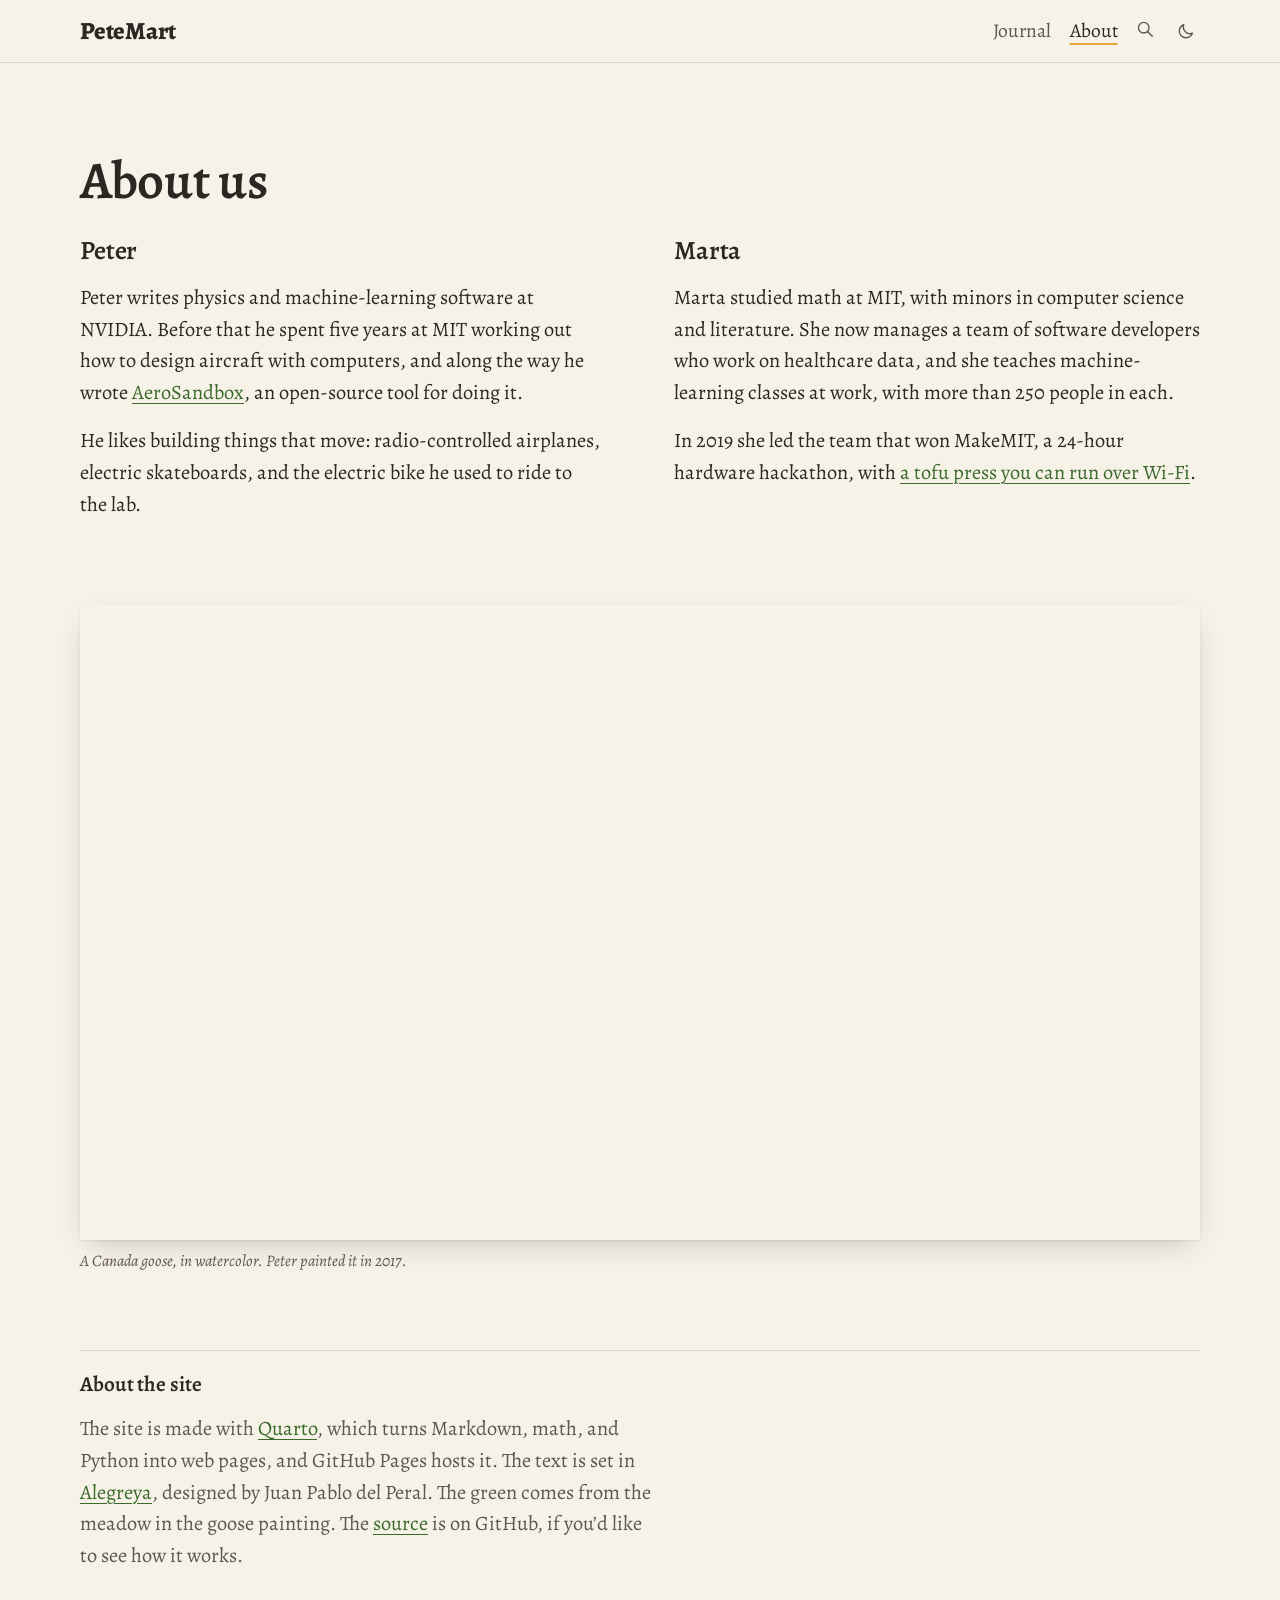
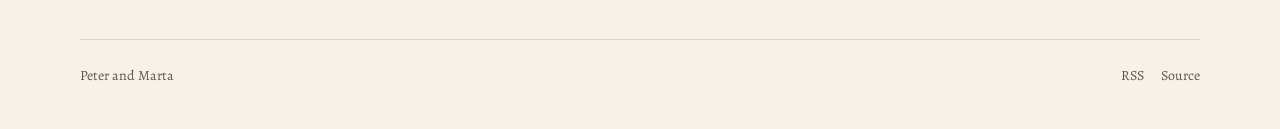
<file: about.html>
<!DOCTYPE html>
<html xmlns="http://www.w3.org/1999/xhtml" lang="en-US" xml:lang="en-US"><head>

<meta charset="utf-8">
<meta name="generator" content="quarto-1.10.18">

<meta name="viewport" content="width=device-width, initial-scale=1.0, user-scalable=yes">

<meta name="description" content="Who Peter and Marta are, and how this website is made.">

<title>About us – PeteMart</title>
<style>
/* Default styles provided by pandoc.
** See https://pandoc.org/MANUAL.html#variables-for-html for config info.
*/
span.smallcaps{font-variant: small-caps;}
div.columns{display: flex; gap: 1.5em;}
div.column{flex: auto;}
@media screen {
div.columns{gap: min(4vw, 1.5em);}
div.column{overflow-x: auto;}
}
div.hanging-indent{margin-left: 1.5em; text-indent: -1.5em;}
ul.task-list{list-style: none;}
ul.task-list li input[type="checkbox"] {
  width: 0.8em;
  margin: 0 0.8em 0.2em -1em; /* quarto-specific, see https://github.com/quarto-dev/quarto-cli/issues/4556 */ 
  vertical-align: middle;
}
</style>


<script src="site_libs/quarto-nav/quarto-nav.js"></script>
<script src="site_libs/quarto-nav/headroom.min.js"></script>
<script src="site_libs/clipboard/clipboard.min.js"></script>
<script src="site_libs/quarto-search/autocomplete.umd.js"></script>
<script src="site_libs/quarto-search/fuse.min.js"></script>
<script src="site_libs/quarto-search/quarto-search.js"></script>
<meta name="quarto:offset" content="./">
<link href="./assets/favicon.svg" rel="icon" type="image/svg+xml">
<script src="site_libs/quarto-html/quarto.js" type="module"></script>
<script src="site_libs/quarto-html/tabsets/tabsets.js" type="module"></script>
<script src="site_libs/quarto-html/popper.min.js"></script>
<script src="site_libs/quarto-html/tippy.umd.min.js"></script>
<script src="site_libs/quarto-html/anchor.min.js"></script>
<link href="site_libs/quarto-html/tippy.css" rel="stylesheet">
<link href="site_libs/quarto-html/quarto-syntax-highlighting-71426717a3915a2937ce73dc8a615a8a.css" rel="stylesheet" class="quarto-color-scheme" id="quarto-text-highlighting-styles">
<link href="site_libs/quarto-html/quarto-syntax-highlighting-dark-9f805cb90af97bc832013c2a6617ec76.css" rel="stylesheet" class="quarto-color-scheme quarto-color-alternate" id="quarto-text-highlighting-styles">
<link href="site_libs/quarto-html/quarto-syntax-highlighting-71426717a3915a2937ce73dc8a615a8a.css" rel="stylesheet" class="quarto-color-scheme-extra" id="quarto-text-highlighting-styles">
<script src="site_libs/bootstrap/bootstrap.min.js"></script>
<link href="site_libs/bootstrap/bootstrap-icons.css" rel="stylesheet">
<link href="site_libs/bootstrap/bootstrap-5981d2427643cbad1e58f8e4c4a04705.min.css" rel="stylesheet" append-hash="true" class="quarto-color-scheme" id="quarto-bootstrap" data-mode="light">
<link href="site_libs/bootstrap/bootstrap-dark-fbb7016963fa2e4a6bc064564e18453d.min.css" rel="stylesheet" append-hash="true" class="quarto-color-scheme quarto-color-alternate" id="quarto-bootstrap" data-mode="dark">
<link href="site_libs/bootstrap/bootstrap-5981d2427643cbad1e58f8e4c4a04705.min.css" rel="stylesheet" append-hash="true" class="quarto-color-scheme-extra" id="quarto-bootstrap" data-mode="light">
<script id="quarto-search-options" type="application/json">{
  "location": "navbar",
  "copy-button": false,
  "collapse-after": 3,
  "panel-placement": "end",
  "type": "overlay",
  "limit": 50,
  "keyboard-shortcut": [
    "f",
    "/",
    "s"
  ],
  "language": {
    "search-no-results-text": "Nothing found",
    "search-matching-documents-text": "found",
    "search-copy-link-title": "Copy link to search",
    "search-hide-matches-text": "Hide additional matches",
    "search-more-match-text": "more match in this document",
    "search-more-matches-text": "more matches in this document",
    "search-clear-button-title": "Clear",
    "search-text-placeholder": "",
    "search-detached-cancel-button-title": "Cancel",
    "search-submit-button-title": "Submit",
    "search-label": "Search"
  }
}</script>
<link rel="preload" href="./site_libs/bootstrap/theme/fonts/alegreya-roman.woff2" as="font" type="font/woff2" crossorigin="">
<meta name="theme-color" content="#f7f2e8" media="(prefers-color-scheme: light)">
<meta name="theme-color" content="#1b1915" media="(prefers-color-scheme: dark)">
<link rel="apple-touch-icon" href="./assets/apple-touch-icon.png">


<meta property="og:title" content="About us – PeteMart">
<meta property="og:description" content="Who Peter and Marta are, and how this website is made.">
<meta property="og:image" content="https://petem.art/assets/goose-card.jpg">
<meta property="og:site_name" content="PeteMart">
<meta property="og:image:alt" content="A watercolor of a Canada goose in a meadow, painted by Peter.">
<meta name="twitter:title" content="About us – PeteMart">
<meta name="twitter:description" content="Who Peter and Marta are, and how this website is made.">
<meta name="twitter:image" content="https://petem.art/assets/goose-card.jpg">
<meta name="twitter:image:alt" content="A watercolor of a Canada goose in a meadow, painted by Peter.">
<meta name="twitter:card" content="summary_large_image">
</head>

<body class="nav-fixed fullcontent quarto-light"><script id="quarto-html-before-body" type="application/javascript">
    const toggleBodyColorMode = (bsSheetEl) => {
      const mode = bsSheetEl.getAttribute("data-mode");
      const bodyEl = window.document.querySelector("body");
      if (mode === "dark") {
        bodyEl.classList.add("quarto-dark");
        bodyEl.classList.remove("quarto-light");
      } else {
        bodyEl.classList.add("quarto-light");
        bodyEl.classList.remove("quarto-dark");
      }
    }
    const toggleBodyColorPrimary = () => {
      const bsSheetEl = window.document.querySelector("link#quarto-bootstrap:not([rel=disabled-stylesheet])");
      if (bsSheetEl) {
        toggleBodyColorMode(bsSheetEl);
      }
    }
    const setColorSchemeToggle = (alternate) => {
      const toggles = window.document.querySelectorAll('.quarto-color-scheme-toggle');
      for (let i=0; i < toggles.length; i++) {
        const toggle = toggles[i];
        if (toggle) {
          if (alternate) {
            toggle.classList.add("alternate");
          } else {
            toggle.classList.remove("alternate");
          }
        }
      }
    };
    const toggleColorMode = (alternate) => {
      // Switch the stylesheets
      const primaryStylesheets = window.document.querySelectorAll('link.quarto-color-scheme:not(.quarto-color-alternate)');
      const alternateStylesheets = window.document.querySelectorAll('link.quarto-color-scheme.quarto-color-alternate');
      manageTransitions('#quarto-margin-sidebar .nav-link', false);
      if (alternate) {
        // note: dark is layered on light, we don't disable primary!
        enableStylesheet(alternateStylesheets);
        for (const sheetNode of alternateStylesheets) {
          if (sheetNode.id === "quarto-bootstrap") {
            toggleBodyColorMode(sheetNode);
          }
        }
      } else {
        disableStylesheet(alternateStylesheets);
        enableStylesheet(primaryStylesheets)
        toggleBodyColorPrimary();
      }
      manageTransitions('#quarto-margin-sidebar .nav-link', true);
      // Switch the toggles
      setColorSchemeToggle(alternate)
      // Hack to workaround the fact that safari doesn't
      // properly recolor the scrollbar when toggling (#1455)
      if (navigator.userAgent.indexOf('Safari') > 0 && navigator.userAgent.indexOf('Chrome') == -1) {
        manageTransitions("body", false);
        window.scrollTo(0, 1);
        setTimeout(() => {
          window.scrollTo(0, 0);
          manageTransitions("body", true);
        }, 40);
      }
    }
    const disableStylesheet = (stylesheets) => {
      for (let i=0; i < stylesheets.length; i++) {
        const stylesheet = stylesheets[i];
        stylesheet.rel = 'disabled-stylesheet';
      }
    }
    const enableStylesheet = (stylesheets) => {
      for (let i=0; i < stylesheets.length; i++) {
        const stylesheet = stylesheets[i];
        if(stylesheet.rel !== 'stylesheet') { // for Chrome, which will still FOUC without this check
          stylesheet.rel = 'stylesheet';
        }
      }
    }
    const manageTransitions = (selector, allowTransitions) => {
      const els = window.document.querySelectorAll(selector);
      for (let i=0; i < els.length; i++) {
        const el = els[i];
        if (allowTransitions) {
          el.classList.remove('notransition');
        } else {
          el.classList.add('notransition');
        }
      }
    }
    const isFileUrl = () => {
      return window.location.protocol === 'file:';
    }
    const hasAlternateSentinel = () => {
      let styleSentinel = getColorSchemeSentinel();
      if (styleSentinel !== null) {
        return styleSentinel === "alternate";
      } else {
        return false;
      }
    }
    const setStyleSentinel = (alternate) => {
      const value = alternate ? "alternate" : "default";
      if (!isFileUrl()) {
        window.localStorage.setItem("quarto-color-scheme", value);
      } else {
        localAlternateSentinel = value;
      }
    }
    const getColorSchemeSentinel = () => {
      if (!isFileUrl()) {
        const storageValue = window.localStorage.getItem("quarto-color-scheme");
        return storageValue != null ? storageValue : localAlternateSentinel;
      } else {
        return localAlternateSentinel;
      }
    }
    const toggleGiscusIfUsed = (isAlternate, darkModeDefault) => {
      const baseTheme = document.querySelector('#giscus-base-theme')?.value ?? 'light';
      const alternateTheme = document.querySelector('#giscus-alt-theme')?.value ?? 'dark';
      let newTheme = '';
      if(authorPrefersDark) {
        newTheme = isAlternate ? baseTheme : alternateTheme;
      } else {
        newTheme = isAlternate ? alternateTheme : baseTheme;
      }
      const changeGiscusTheme = () => {
        // From: https://github.com/giscus/giscus/issues/336
        const sendMessage = (message) => {
          const iframe = document.querySelector('iframe.giscus-frame');
          if (!iframe) return;
          iframe.contentWindow.postMessage({ giscus: message }, 'https://giscus.app');
        }
        sendMessage({
          setConfig: {
            theme: newTheme
          }
        });
      }
      const isGiscussLoaded = window.document.querySelector('iframe.giscus-frame') !== null;
      if (isGiscussLoaded) {
        changeGiscusTheme();
      }
    };
    const authorPrefersDark = false;
    const queryPrefersDark = window.matchMedia('(prefers-color-scheme: dark)');
    const darkModeDefault = queryPrefersDark.matches;
      document.querySelector('link#quarto-text-highlighting-styles.quarto-color-scheme-extra').rel = 'disabled-stylesheet';
      document.querySelector('link#quarto-bootstrap.quarto-color-scheme-extra').rel = 'disabled-stylesheet';
    let localAlternateSentinel = darkModeDefault ? 'alternate' : 'default';
    // Dark / light mode switch
    window.quartoToggleColorScheme = () => {
      // Read the current dark / light value
      let toAlternate = !hasAlternateSentinel();
      toggleColorMode(toAlternate);
      setStyleSentinel(toAlternate);
      toggleGiscusIfUsed(toAlternate, darkModeDefault);
      window.dispatchEvent(new Event('resize'));
    };
    queryPrefersDark.addEventListener("change", e => {
      if(window.localStorage.getItem("quarto-color-scheme") !== null)
        return;
      const alternate = e.matches
      toggleColorMode(alternate);
      localAlternateSentinel = e.matches ? 'alternate' : 'default'; // this is used alongside local storage!
      toggleGiscusIfUsed(alternate, darkModeDefault);
    });
    // Switch to dark mode if need be
    if (hasAlternateSentinel()) {
      toggleColorMode(true);
    } else {
      toggleColorMode(false);
    }
  </script>

<div id="quarto-search-results"></div>
  <header id="quarto-header" class="headroom fixed-top">
    <nav class="navbar navbar-expand " data-bs-theme="dark">
      <div class="navbar-container container-fluid">
      <div class="navbar-brand-container mx-auto">
    <a class="navbar-brand" href="./index.html">
    <span class="navbar-title">PeteMart</span>
    </a>
  </div>
          <ul class="navbar-nav navbar-nav-scroll ms-auto">
  <li class="nav-item">
    <a class="nav-link" href="./blog.html"> 
<span class="menu-text">Journal</span></a>
  </li>  
  <li class="nav-item">
    <a class="nav-link active" href="./about.html" aria-current="page"> 
<span class="menu-text">About</span></a>
  </li>  
</ul>
          <div class="quarto-navbar-tools">
  <a href="" class="quarto-color-scheme-toggle quarto-navigation-tool  px-1" onclick="window.quartoToggleColorScheme(); return false;" title="Toggle dark mode"><i class="bi"></i></a>
</div>
            <div id="quarto-search" class="" title="Search"></div>
      </div> <!-- /container-fluid -->
    </nav>
</header>
<!-- content -->
<div id="quarto-content" class="quarto-container page-layout-custom page-navbar">
<!-- sidebar -->
<!-- margin-sidebar -->
<!-- main -->


<header id="title-block-header">
<h1 class="title display-7">About us</h1>

</header>


<section id="about-us" class="level1 pm-page pm-about" role="main">
<h1>About us</h1>
<div class="pm-people">
<section id="peter" class="level2 pm-person">
<h2 data-anchor-id="peter">Peter</h2>
<p>Peter writes physics and machine-learning software at NVIDIA. Before that he spent five years at MIT working out how to design aircraft with computers, and along the way he wrote <a href="https://github.com/peterdsharpe/AeroSandbox">AeroSandbox</a>, an open-source tool for doing it.</p>
<p>He likes building things that move: radio-controlled airplanes, electric skateboards, and the electric bike he used to ride to the lab.</p>
</section>
<section id="marta" class="level2 pm-person">
<h2 data-anchor-id="marta">Marta</h2>
<p>Marta studied math at MIT, with minors in computer science and literature. She now manages a team of software developers who work on healthcare data, and she teaches machine-learning classes at work, with more than 250 people in each.</p>
<p>In 2019 she led the team that won MakeMIT, a 24-hour hardware hackathon, with <a href="https://devpost.com/software/tofupresto">a tofu press you can run over Wi-Fi</a>.</p>
</section>
</div>
<figure class="pm-goose figure">
  <img src="assets/goose-800.webp" srcset="assets/goose-800.webp 800w, assets/goose-1600.webp 1600w" sizes="(min-width: 1190px) 1120px, calc(100vw - 2.4rem)" width="1600" height="906" loading="lazy" decoding="async" alt="A watercolor of a Canada goose standing in long grass dotted with red, yellow, and purple flowers, with green hills and a blue-gray sky behind it." class="figure-img">
  <figcaption>A Canada goose, in watercolor. Peter painted it in 2017.</figcaption>
</figure>
<section id="about-the-site" class="level2 pm-colophon">
<h2 data-anchor-id="about-the-site">About the site</h2>
<p>The site is made with <a href="https://quarto.org">Quarto</a>, which turns Markdown, math, and Python into web pages, and GitHub Pages hosts it. The text is set in <a href="https://www.huertatipografica.com/en/fonts/alegreya-ht">Alegreya</a>, designed by Juan Pablo del Peral. The green comes from the meadow in the goose painting. The <a href="https://github.com/peterdsharpe/family-website">source</a> is on GitHub, if you’d like to see how it works.</p>
</section>
</section>




<script>
  // Name the site's navigation, so screen readers can tell it from a post's
  // table of contents.
  document.querySelector("#quarto-header nav")?.setAttribute("aria-label", "Site");
</script>
<script id="quarto-html-after-body" type="application/javascript">
  window.document.addEventListener("DOMContentLoaded", function (event) {
    // Ensure there is a toggle, if there isn't float one in the top right
    if (window.document.querySelector('.quarto-color-scheme-toggle') === null) {
      const a = window.document.createElement('a');
      a.classList.add('top-right');
      a.classList.add('quarto-color-scheme-toggle');
      a.href = "";
      a.onclick = function() { try { window.quartoToggleColorScheme(); } catch {} return false; };
      const i = window.document.createElement("i");
      i.classList.add('bi');
      a.appendChild(i);
      window.document.body.appendChild(a);
    }
    setColorSchemeToggle(hasAlternateSentinel())
    const icon = "";
    const anchorJS = new window.AnchorJS();
    anchorJS.options = {
      placement: 'right',
      icon: icon
    };
    anchorJS.add('.anchored');
    const isCodeAnnotation = (el) => {
      for (const clz of el.classList) {
        if (clz.startsWith('code-annotation-')) {                     
          return true;
        }
      }
      return false;
    }
    const onCopySuccess = function(e) {
      // button target
      const button = e.trigger;
      // don't keep focus
      button.blur();
      // flash "checked"
      button.classList.add('code-copy-button-checked');
      var currentTitle = button.getAttribute("title");
      button.setAttribute("title", "Copied!");
      let tooltip;
      if (window.bootstrap) {
        button.setAttribute("data-bs-toggle", "tooltip");
        button.setAttribute("data-bs-placement", "left");
        button.setAttribute("data-bs-title", "Copied!");
        tooltip = new bootstrap.Tooltip(button, 
          { trigger: "manual", 
            customClass: "code-copy-button-tooltip",
            offset: [0, -8]});
        tooltip.show();    
      }
      setTimeout(function() {
        if (tooltip) {
          tooltip.hide();
          button.removeAttribute("data-bs-title");
          button.removeAttribute("data-bs-toggle");
          button.removeAttribute("data-bs-placement");
        }
        button.setAttribute("title", currentTitle);
        button.classList.remove('code-copy-button-checked');
      }, 1000);
      // clear code selection
      e.clearSelection();
    }
    const getTextToCopy = function(trigger) {
      const outerScaffold = trigger.parentElement.cloneNode(true);
      const codeEl = outerScaffold.querySelector('code');
      for (const childEl of codeEl.children) {
        if (isCodeAnnotation(childEl)) {
          childEl.remove();
        }
      }
      return codeEl.innerText;
    }
    const clipboard = new window.ClipboardJS('.code-copy-button:not([data-in-quarto-modal])', {
      text: getTextToCopy
    });
    clipboard.on('success', onCopySuccess);
    if (window.document.getElementById('quarto-embedded-source-code-modal')) {
      const clipboardModal = new window.ClipboardJS('.code-copy-button[data-in-quarto-modal]', {
        text: getTextToCopy,
        container: window.document.getElementById('quarto-embedded-source-code-modal')
      });
      clipboardModal.on('success', onCopySuccess);
    }
      var localhostRegex = new RegExp(/^(?:http|https):\/\/localhost\:?[0-9]*\//);
      var mailtoRegex = new RegExp(/^mailto:/);
        var filterRegex = new RegExp("https:\/\/petem\.art");
      var isInternal = (href) => {
          return filterRegex.test(href) || localhostRegex.test(href) || mailtoRegex.test(href);
      }
      // Inspect non-navigation links and adorn them if external
     var links = window.document.querySelectorAll('a[href]:not(.nav-link):not(.navbar-brand):not(.toc-action):not(.sidebar-link):not(.sidebar-item-toggle):not(.pagination-link):not(.no-external):not([aria-hidden]):not(.dropdown-item):not(.quarto-navigation-tool):not(.about-link)');
      for (var i=0; i<links.length; i++) {
        const link = links[i];
        if (!isInternal(link.href)) {
          // undo the damage that might have been done by quarto-nav.js in the case of
          // links that we want to consider external
          if (link.dataset.originalHref !== undefined) {
            link.href = link.dataset.originalHref;
          }
        }
      }
    function tippyHover(el, contentFn, onTriggerFn, onUntriggerFn) {
      const config = {
        allowHTML: true,
        maxWidth: 500,
        delay: 100,
        arrow: false,
        appendTo: function(el) {
            return el.parentElement;
        },
        interactive: true,
        interactiveBorder: 10,
        theme: 'quarto',
        placement: 'bottom-start',
      };
      if (contentFn) {
        config.content = contentFn;
      }
      if (onTriggerFn) {
        config.onTrigger = onTriggerFn;
      }
      if (onUntriggerFn) {
        config.onUntrigger = onUntriggerFn;
      }
      window.tippy(el, config); 
    }
    const noterefs = window.document.querySelectorAll('a[role="doc-noteref"]');
    for (var i=0; i<noterefs.length; i++) {
      const ref = noterefs[i];
      tippyHover(ref, function() {
        // use id or data attribute instead here
        let href = ref.getAttribute('data-footnote-href') || ref.getAttribute('href');
        try { href = new URL(href).hash; } catch {}
        const id = href.replace(/^#\/?/, "");
        const note = window.document.getElementById(id);
        if (note) {
          return note.innerHTML;
        } else {
          return "";
        }
      });
    }
    const xrefs = window.document.querySelectorAll('a.quarto-xref');
    const processXRef = (id, note) => {
      // Strip column container classes
      const stripColumnClz = (el) => {
        el.classList.remove("page-full", "page-columns");
        if (el.children) {
          for (const child of el.children) {
            stripColumnClz(child);
          }
        }
      }
      stripColumnClz(note)
      if (id === null || id.startsWith('sec-')) {
        // Special case sections, only their first couple elements
        const container = document.createElement("div");
        if (note.children && note.children.length > 2) {
          container.appendChild(note.children[0].cloneNode(true));
          for (let i = 1; i < note.children.length; i++) {
            const child = note.children[i];
            if (child.tagName === "P" && child.innerText === "") {
              continue;
            } else {
              container.appendChild(child.cloneNode(true));
              break;
            }
          }
          if (window.Quarto?.typesetMath) {
            window.Quarto.typesetMath(container);
          }
          return container.innerHTML
        } else {
          if (window.Quarto?.typesetMath) {
            window.Quarto.typesetMath(note);
          }
          return note.innerHTML;
        }
      } else {
        // Remove any anchor links if they are present
        const anchorLink = note.querySelector('a.anchorjs-link');
        if (anchorLink) {
          anchorLink.remove();
        }
        if (window.Quarto?.typesetMath) {
          window.Quarto.typesetMath(note);
        }
        if (note.classList.contains("callout")) {
          return note.outerHTML;
        } else {
          return note.innerHTML;
        }
      }
    }
    for (var i=0; i<xrefs.length; i++) {
      const xref = xrefs[i];
      tippyHover(xref, undefined, function(instance) {
        instance.disable();
        let url = xref.getAttribute('href');
        let hash = undefined; 
        if (url.startsWith('#')) {
          hash = url;
        } else {
          try { hash = new URL(url).hash; } catch {}
        }
        if (hash) {
          const id = hash.replace(/^#\/?/, "");
          const note = window.document.getElementById(id);
          if (note !== null) {
            try {
              const html = processXRef(id, note.cloneNode(true));
              instance.setContent(html);
            } finally {
              instance.enable();
              instance.show();
            }
          } else {
            // See if we can fetch this
            fetch(url.split('#')[0])
            .then(res => res.text())
            .then(html => {
              const parser = new DOMParser();
              const htmlDoc = parser.parseFromString(html, "text/html");
              const note = htmlDoc.getElementById(id);
              if (note !== null) {
                const html = processXRef(id, note);
                instance.setContent(html);
              } 
            }).finally(() => {
              instance.enable();
              instance.show();
            });
          }
        } else {
          // See if we can fetch a full url (with no hash to target)
          // This is a special case and we should probably do some content thinning / targeting
          fetch(url)
          .then(res => res.text())
          .then(html => {
            const parser = new DOMParser();
            const htmlDoc = parser.parseFromString(html, "text/html");
            const note = htmlDoc.querySelector('main.content');
            if (note !== null) {
              // This should only happen for chapter cross references
              // (since there is no id in the URL)
              // remove the first header
              if (note.children.length > 0 && note.children[0].tagName === "HEADER") {
                note.children[0].remove();
              }
              const html = processXRef(null, note);
              instance.setContent(html);
            } 
          }).finally(() => {
            instance.enable();
            instance.show();
          });
        }
      }, function(instance) {
      });
    }
        let selectedAnnoteEl;
        const selectorForAnnotation = ( cell, annotation) => {
          let cellAttr = 'data-code-cell="' + cell + '"';
          let lineAttr = 'data-code-annotation="' +  annotation + '"';
          const selector = 'span[' + cellAttr + '][' + lineAttr + ']';
          return selector;
        }
        const selectCodeLines = (annoteEl) => {
          const doc = window.document;
          const targetCell = annoteEl.getAttribute("data-target-cell");
          const targetAnnotation = annoteEl.getAttribute("data-target-annotation");
          const annoteSpan = window.document.querySelector(selectorForAnnotation(targetCell, targetAnnotation));
          const lines = annoteSpan.getAttribute("data-code-lines").split(",");
          const lineIds = lines.map((line) => {
            return targetCell + "-" + line;
          })
          let top = null;
          let height = null;
          let parent = null;
          if (lineIds.length > 0) {
              //compute the position of the single el (top and bottom and make a div)
              const el = window.document.getElementById(lineIds[0]);
              top = el.offsetTop;
              height = el.offsetHeight;
              parent = el.parentElement.parentElement;
            if (lineIds.length > 1) {
              const lastEl = window.document.getElementById(lineIds[lineIds.length - 1]);
              const bottom = lastEl.offsetTop + lastEl.offsetHeight;
              height = bottom - top;
            }
            if (top !== null && height !== null && parent !== null) {
              // cook up a div (if necessary) and position it 
              let div = window.document.getElementById("code-annotation-line-highlight");
              if (div === null) {
                div = window.document.createElement("div");
                div.setAttribute("id", "code-annotation-line-highlight");
                div.style.position = 'absolute';
                parent.appendChild(div);
              }
              div.style.top = top - 2 + "px";
              div.style.height = height + 4 + "px";
              div.style.left = 0;
              let gutterDiv = window.document.getElementById("code-annotation-line-highlight-gutter");
              if (gutterDiv === null) {
                gutterDiv = window.document.createElement("div");
                gutterDiv.setAttribute("id", "code-annotation-line-highlight-gutter");
                gutterDiv.style.position = 'absolute';
                const codeCell = window.document.getElementById(targetCell);
                const gutter = codeCell.querySelector('.code-annotation-gutter');
                gutter.appendChild(gutterDiv);
              }
              gutterDiv.style.top = top - 2 + "px";
              gutterDiv.style.height = height + 4 + "px";
            }
            selectedAnnoteEl = annoteEl;
          }
        };
        const unselectCodeLines = () => {
          const elementsIds = ["code-annotation-line-highlight", "code-annotation-line-highlight-gutter"];
          elementsIds.forEach((elId) => {
            const div = window.document.getElementById(elId);
            if (div) {
              div.remove();
            }
          });
          selectedAnnoteEl = undefined;
        };
          // Handle positioning of the toggle
      window.addEventListener(
        "resize",
        throttle(() => {
          elRect = undefined;
          if (selectedAnnoteEl) {
            selectCodeLines(selectedAnnoteEl);
          }
        }, 10)
      );
      function throttle(fn, ms) {
      let throttle = false;
      let timer;
        return (...args) => {
          if(!throttle) { // first call gets through
              fn.apply(this, args);
              throttle = true;
          } else { // all the others get throttled
              if(timer) clearTimeout(timer); // cancel #2
              timer = setTimeout(() => {
                fn.apply(this, args);
                timer = throttle = false;
              }, ms);
          }
        };
      }
        // Attach click handler to the DT
        const annoteDls = window.document.querySelectorAll('dt[data-target-cell]');
        for (const annoteDlNode of annoteDls) {
          annoteDlNode.addEventListener('click', (event) => {
            const clickedEl = event.target;
            if (clickedEl !== selectedAnnoteEl) {
              unselectCodeLines();
              const activeEl = window.document.querySelector('dt[data-target-cell].code-annotation-active');
              if (activeEl) {
                activeEl.classList.remove('code-annotation-active');
              }
              selectCodeLines(clickedEl);
              clickedEl.classList.add('code-annotation-active');
            } else {
              // Unselect the line
              unselectCodeLines();
              clickedEl.classList.remove('code-annotation-active');
            }
          });
        }
    const findCites = (el) => {
      const parentEl = el.parentElement;
      if (parentEl) {
        const cites = parentEl.dataset.cites;
        if (cites) {
          return {
            el,
            cites: cites.split(' ')
          };
        } else {
          return findCites(el.parentElement)
        }
      } else {
        return undefined;
      }
    };
    var bibliorefs = window.document.querySelectorAll('a[role="doc-biblioref"]');
    for (var i=0; i<bibliorefs.length; i++) {
      const ref = bibliorefs[i];
      const citeInfo = findCites(ref);
      if (citeInfo) {
        tippyHover(citeInfo.el, function() {
          var popup = window.document.createElement('div');
          citeInfo.cites.forEach(function(cite) {
            var citeDiv = window.document.createElement('div');
            citeDiv.classList.add('hanging-indent');
            citeDiv.classList.add('csl-entry');
            var biblioDiv = window.document.getElementById('ref-' + cite);
            if (biblioDiv) {
              citeDiv.innerHTML = biblioDiv.innerHTML;
            }
            popup.appendChild(citeDiv);
          });
          return popup.innerHTML;
        });
      }
    }
  });
  </script>
</div> <!-- /content -->
<footer class="footer">
  <div class="nav-footer">
    <div class="nav-footer-left">
<p>Peter and Marta</p>
</div>   
    <div class="nav-footer-center">
      &nbsp;
    </div>
    <div class="nav-footer-right">
      <ul class="footer-items list-unstyled">
    <li class="nav-item">
    <a class="nav-link" href="./blog.xml">
<p>RSS</p>
</a>
  </li>  
    <li class="nav-item">
    <a class="nav-link" href="https://github.com/peterdsharpe/family-website">
<p>Source</p>
</a>
  </li>  
</ul>
    </div>
  </div>
</footer>




</body></html>
</file>
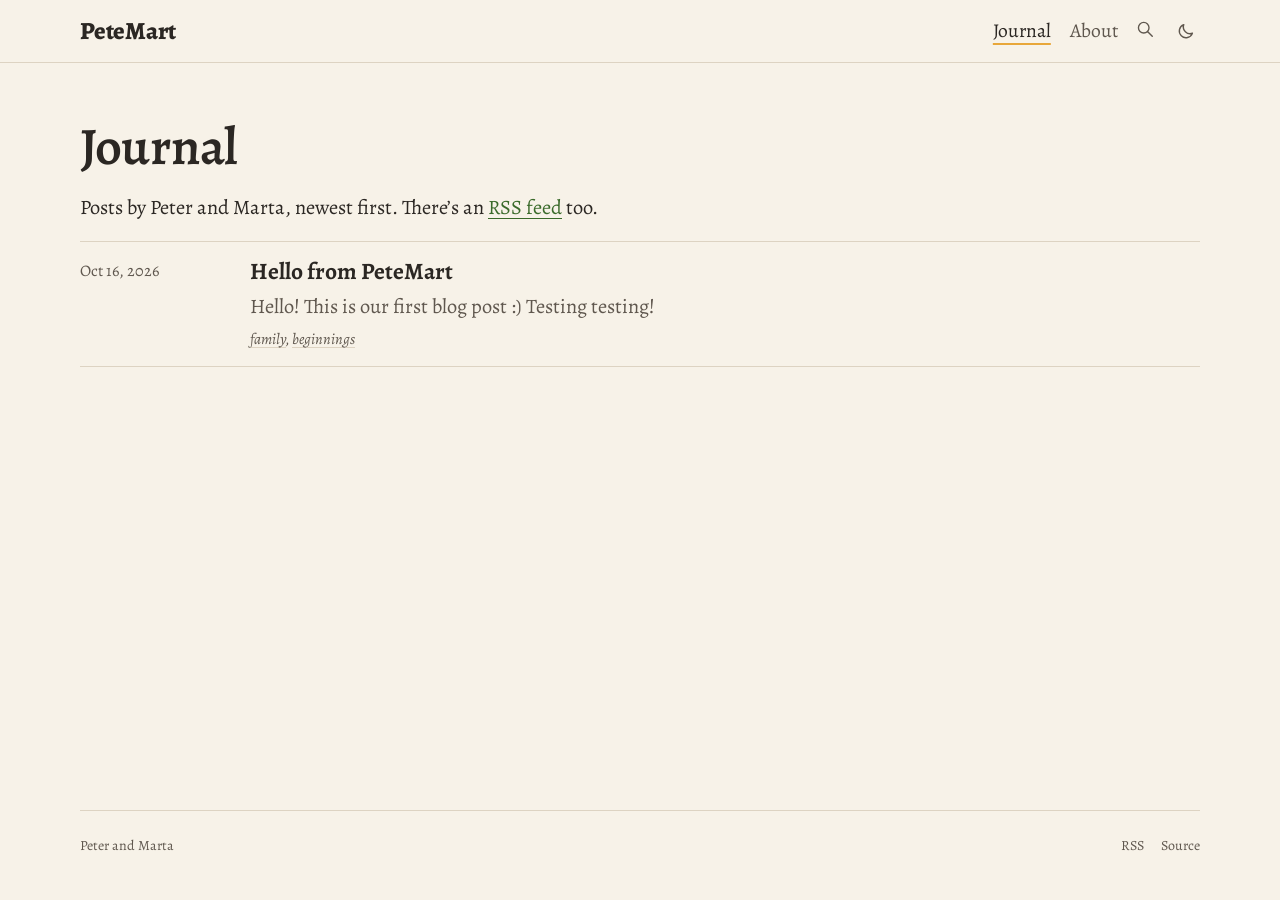
<file: blog.html>
<!DOCTYPE html>
<html xmlns="http://www.w3.org/1999/xhtml" lang="en-US" xml:lang="en-US"><head>

<meta charset="utf-8">
<meta name="generator" content="quarto-1.10.18">

<meta name="viewport" content="width=device-width, initial-scale=1.0, user-scalable=yes">

<meta name="description" content="Posts by Peter and Marta, newest first.">

<title>Journal – PeteMart</title>
<style>
/* Default styles provided by pandoc.
** See https://pandoc.org/MANUAL.html#variables-for-html for config info.
*/
span.smallcaps{font-variant: small-caps;}
div.columns{display: flex; gap: 1.5em;}
div.column{flex: auto;}
@media screen {
div.columns{gap: min(4vw, 1.5em);}
div.column{overflow-x: auto;}
}
div.hanging-indent{margin-left: 1.5em; text-indent: -1.5em;}
ul.task-list{list-style: none;}
ul.task-list li input[type="checkbox"] {
  width: 0.8em;
  margin: 0 0.8em 0.2em -1em; /* quarto-specific, see https://github.com/quarto-dev/quarto-cli/issues/4556 */ 
  vertical-align: middle;
}
.display.math{display: block; text-align: center; margin: 0.5rem auto;}
</style>


<script src="site_libs/quarto-nav/quarto-nav.js"></script>
<script src="site_libs/quarto-nav/headroom.min.js"></script>
<script src="site_libs/clipboard/clipboard.min.js"></script>
<script src="site_libs/quarto-search/autocomplete.umd.js"></script>
<script src="site_libs/quarto-search/fuse.min.js"></script>
<script src="site_libs/quarto-search/quarto-search.js"></script>
<meta name="quarto:offset" content="./">
<link href="./assets/favicon.svg" rel="icon" type="image/svg+xml">
<script src="site_libs/quarto-listing/list.min.js"></script>
<script src="site_libs/quarto-listing/quarto-listing.js"></script>
<script src="site_libs/quarto-html/quarto.js" type="module"></script>
<script src="site_libs/quarto-html/tabsets/tabsets.js" type="module"></script>
<script src="site_libs/quarto-html/popper.min.js"></script>
<script src="site_libs/quarto-html/tippy.umd.min.js"></script>
<script src="site_libs/quarto-html/anchor.min.js"></script>
<link href="site_libs/quarto-html/tippy.css" rel="stylesheet">
<link href="site_libs/quarto-html/quarto-syntax-highlighting-71426717a3915a2937ce73dc8a615a8a.css" rel="stylesheet" class="quarto-color-scheme" id="quarto-text-highlighting-styles">
<link href="site_libs/quarto-html/quarto-syntax-highlighting-dark-9f805cb90af97bc832013c2a6617ec76.css" rel="stylesheet" class="quarto-color-scheme quarto-color-alternate" id="quarto-text-highlighting-styles">
<link href="site_libs/quarto-html/quarto-syntax-highlighting-71426717a3915a2937ce73dc8a615a8a.css" rel="stylesheet" class="quarto-color-scheme-extra" id="quarto-text-highlighting-styles">
<script src="site_libs/bootstrap/bootstrap.min.js"></script>
<link href="site_libs/bootstrap/bootstrap-icons.css" rel="stylesheet">
<link href="site_libs/bootstrap/bootstrap-5981d2427643cbad1e58f8e4c4a04705.min.css" rel="stylesheet" append-hash="true" class="quarto-color-scheme" id="quarto-bootstrap" data-mode="light">
<link href="site_libs/bootstrap/bootstrap-dark-fbb7016963fa2e4a6bc064564e18453d.min.css" rel="stylesheet" append-hash="true" class="quarto-color-scheme quarto-color-alternate" id="quarto-bootstrap" data-mode="dark">
<link href="site_libs/bootstrap/bootstrap-5981d2427643cbad1e58f8e4c4a04705.min.css" rel="stylesheet" append-hash="true" class="quarto-color-scheme-extra" id="quarto-bootstrap" data-mode="light">
<script id="quarto-search-options" type="application/json">{
  "location": "navbar",
  "copy-button": false,
  "collapse-after": 3,
  "panel-placement": "end",
  "type": "overlay",
  "limit": 50,
  "keyboard-shortcut": [
    "f",
    "/",
    "s"
  ],
  "language": {
    "search-no-results-text": "Nothing found",
    "search-matching-documents-text": "found",
    "search-copy-link-title": "Copy link to search",
    "search-hide-matches-text": "Hide additional matches",
    "search-more-match-text": "more match in this document",
    "search-more-matches-text": "more matches in this document",
    "search-clear-button-title": "Clear",
    "search-text-placeholder": "",
    "search-detached-cancel-button-title": "Cancel",
    "search-submit-button-title": "Submit",
    "search-label": "Search"
  }
}</script>
<script>

  window.document.addEventListener("DOMContentLoaded", function (_event) {
    const listingTargetEl = window.document.querySelector('#listing-posts .list');
    if (!listingTargetEl) {
      // No listing discovered, do not attach.
      return; 
    }

    const options = {
      valueNames: ['listing-project','listing-website','listing-language','listing-format','listing-engines','listing-freeze','listing-template-partials','listing-filters','listing-toc','listing-toc-depth','listing-toc-title','listing-reference-location','listing-citation-location','listing-code-fold','listing-code-summary','listing-fig-cap-location','listing-callout-icon','listing-title','listing-author','listing-date','listing-categories','listing-path','listing-outputHref','listing-date-modified','listing-description','listing-filename','listing-file-modified','listing-reading-time','listing-word-count',{ data: ['index'] },{ data: ['categories'] },{ data: ['listing-date-sort'] },{ data: ['listing-date-modified-sort'] },{ data: ['listing-file-modified-sort'] },{ data: ['listing-reading-time-sort'] },{ data: ['listing-word-count-sort'] }],
      
      searchColumns: ["listing-project","listing-website","listing-language","listing-format","listing-engines","listing-freeze","listing-template-partials","listing-filters","listing-toc","listing-toc-depth","listing-toc-title","listing-reference-location","listing-citation-location","listing-code-fold","listing-code-summary","listing-fig-cap-location","listing-callout-icon","listing-title","listing-author","listing-date","listing-categories","listing-path","listing-outputHref","listing-date-modified","listing-description","listing-filename","listing-file-modified","listing-reading-time","listing-word-count"],
    };

    window['quarto-listings'] = window['quarto-listings'] || {};
    window['quarto-listings']['listing-posts'] = new List('listing-posts', options);

    if (window['quarto-listing-loaded']) {
      window['quarto-listing-loaded']();
    }
  });

  window.addEventListener('hashchange',() => {
    if (window['quarto-listing-loaded']) {
      window['quarto-listing-loaded']();
    }
  })
  </script>
<link rel="preload" href="./site_libs/bootstrap/theme/fonts/alegreya-roman.woff2" as="font" type="font/woff2" crossorigin="">
<meta name="theme-color" content="#f7f2e8" media="(prefers-color-scheme: light)">
<meta name="theme-color" content="#1b1915" media="(prefers-color-scheme: dark)">
<link rel="apple-touch-icon" href="./assets/apple-touch-icon.png">


<link rel="alternate" type="application/rss+xml" title="PeteMart" href="blog.xml" data-external="1"><meta property="og:title" content="Journal – PeteMart">
<meta property="og:description" content="Posts by Peter and Marta, newest first.">
<meta property="og:image" content="https://petem.art/assets/goose-card.jpg">
<meta property="og:site_name" content="PeteMart">
<meta property="og:image:alt" content="A watercolor of a Canada goose in a meadow, painted by Peter.">
<meta name="twitter:title" content="Journal – PeteMart">
<meta name="twitter:description" content="Posts by Peter and Marta, newest first.">
<meta name="twitter:image" content="https://petem.art/assets/goose-card.jpg">
<meta name="twitter:image:alt" content="A watercolor of a Canada goose in a meadow, painted by Peter.">
<meta name="twitter:card" content="summary_large_image">
</head>

<body class="nav-fixed fullcontent quarto-light"><script id="quarto-html-before-body" type="application/javascript">
    const toggleBodyColorMode = (bsSheetEl) => {
      const mode = bsSheetEl.getAttribute("data-mode");
      const bodyEl = window.document.querySelector("body");
      if (mode === "dark") {
        bodyEl.classList.add("quarto-dark");
        bodyEl.classList.remove("quarto-light");
      } else {
        bodyEl.classList.add("quarto-light");
        bodyEl.classList.remove("quarto-dark");
      }
    }
    const toggleBodyColorPrimary = () => {
      const bsSheetEl = window.document.querySelector("link#quarto-bootstrap:not([rel=disabled-stylesheet])");
      if (bsSheetEl) {
        toggleBodyColorMode(bsSheetEl);
      }
    }
    const setColorSchemeToggle = (alternate) => {
      const toggles = window.document.querySelectorAll('.quarto-color-scheme-toggle');
      for (let i=0; i < toggles.length; i++) {
        const toggle = toggles[i];
        if (toggle) {
          if (alternate) {
            toggle.classList.add("alternate");
          } else {
            toggle.classList.remove("alternate");
          }
        }
      }
    };
    const toggleColorMode = (alternate) => {
      // Switch the stylesheets
      const primaryStylesheets = window.document.querySelectorAll('link.quarto-color-scheme:not(.quarto-color-alternate)');
      const alternateStylesheets = window.document.querySelectorAll('link.quarto-color-scheme.quarto-color-alternate');
      manageTransitions('#quarto-margin-sidebar .nav-link', false);
      if (alternate) {
        // note: dark is layered on light, we don't disable primary!
        enableStylesheet(alternateStylesheets);
        for (const sheetNode of alternateStylesheets) {
          if (sheetNode.id === "quarto-bootstrap") {
            toggleBodyColorMode(sheetNode);
          }
        }
      } else {
        disableStylesheet(alternateStylesheets);
        enableStylesheet(primaryStylesheets)
        toggleBodyColorPrimary();
      }
      manageTransitions('#quarto-margin-sidebar .nav-link', true);
      // Switch the toggles
      setColorSchemeToggle(alternate)
      // Hack to workaround the fact that safari doesn't
      // properly recolor the scrollbar when toggling (#1455)
      if (navigator.userAgent.indexOf('Safari') > 0 && navigator.userAgent.indexOf('Chrome') == -1) {
        manageTransitions("body", false);
        window.scrollTo(0, 1);
        setTimeout(() => {
          window.scrollTo(0, 0);
          manageTransitions("body", true);
        }, 40);
      }
    }
    const disableStylesheet = (stylesheets) => {
      for (let i=0; i < stylesheets.length; i++) {
        const stylesheet = stylesheets[i];
        stylesheet.rel = 'disabled-stylesheet';
      }
    }
    const enableStylesheet = (stylesheets) => {
      for (let i=0; i < stylesheets.length; i++) {
        const stylesheet = stylesheets[i];
        if(stylesheet.rel !== 'stylesheet') { // for Chrome, which will still FOUC without this check
          stylesheet.rel = 'stylesheet';
        }
      }
    }
    const manageTransitions = (selector, allowTransitions) => {
      const els = window.document.querySelectorAll(selector);
      for (let i=0; i < els.length; i++) {
        const el = els[i];
        if (allowTransitions) {
          el.classList.remove('notransition');
        } else {
          el.classList.add('notransition');
        }
      }
    }
    const isFileUrl = () => {
      return window.location.protocol === 'file:';
    }
    const hasAlternateSentinel = () => {
      let styleSentinel = getColorSchemeSentinel();
      if (styleSentinel !== null) {
        return styleSentinel === "alternate";
      } else {
        return false;
      }
    }
    const setStyleSentinel = (alternate) => {
      const value = alternate ? "alternate" : "default";
      if (!isFileUrl()) {
        window.localStorage.setItem("quarto-color-scheme", value);
      } else {
        localAlternateSentinel = value;
      }
    }
    const getColorSchemeSentinel = () => {
      if (!isFileUrl()) {
        const storageValue = window.localStorage.getItem("quarto-color-scheme");
        return storageValue != null ? storageValue : localAlternateSentinel;
      } else {
        return localAlternateSentinel;
      }
    }
    const toggleGiscusIfUsed = (isAlternate, darkModeDefault) => {
      const baseTheme = document.querySelector('#giscus-base-theme')?.value ?? 'light';
      const alternateTheme = document.querySelector('#giscus-alt-theme')?.value ?? 'dark';
      let newTheme = '';
      if(authorPrefersDark) {
        newTheme = isAlternate ? baseTheme : alternateTheme;
      } else {
        newTheme = isAlternate ? alternateTheme : baseTheme;
      }
      const changeGiscusTheme = () => {
        // From: https://github.com/giscus/giscus/issues/336
        const sendMessage = (message) => {
          const iframe = document.querySelector('iframe.giscus-frame');
          if (!iframe) return;
          iframe.contentWindow.postMessage({ giscus: message }, 'https://giscus.app');
        }
        sendMessage({
          setConfig: {
            theme: newTheme
          }
        });
      }
      const isGiscussLoaded = window.document.querySelector('iframe.giscus-frame') !== null;
      if (isGiscussLoaded) {
        changeGiscusTheme();
      }
    };
    const authorPrefersDark = false;
    const queryPrefersDark = window.matchMedia('(prefers-color-scheme: dark)');
    const darkModeDefault = queryPrefersDark.matches;
      document.querySelector('link#quarto-text-highlighting-styles.quarto-color-scheme-extra').rel = 'disabled-stylesheet';
      document.querySelector('link#quarto-bootstrap.quarto-color-scheme-extra').rel = 'disabled-stylesheet';
    let localAlternateSentinel = darkModeDefault ? 'alternate' : 'default';
    // Dark / light mode switch
    window.quartoToggleColorScheme = () => {
      // Read the current dark / light value
      let toAlternate = !hasAlternateSentinel();
      toggleColorMode(toAlternate);
      setStyleSentinel(toAlternate);
      toggleGiscusIfUsed(toAlternate, darkModeDefault);
      window.dispatchEvent(new Event('resize'));
    };
    queryPrefersDark.addEventListener("change", e => {
      if(window.localStorage.getItem("quarto-color-scheme") !== null)
        return;
      const alternate = e.matches
      toggleColorMode(alternate);
      localAlternateSentinel = e.matches ? 'alternate' : 'default'; // this is used alongside local storage!
      toggleGiscusIfUsed(alternate, darkModeDefault);
    });
    // Switch to dark mode if need be
    if (hasAlternateSentinel()) {
      toggleColorMode(true);
    } else {
      toggleColorMode(false);
    }
  </script>

<div id="quarto-search-results"></div>
  <header id="quarto-header" class="headroom fixed-top">
    <nav class="navbar navbar-expand " data-bs-theme="dark">
      <div class="navbar-container container-fluid">
      <div class="navbar-brand-container mx-auto">
    <a class="navbar-brand" href="./index.html">
    <span class="navbar-title">PeteMart</span>
    </a>
  </div>
          <ul class="navbar-nav navbar-nav-scroll ms-auto">
  <li class="nav-item">
    <a class="nav-link active" href="./blog.html" aria-current="page"> 
<span class="menu-text">Journal</span></a>
  </li>  
  <li class="nav-item">
    <a class="nav-link" href="./about.html"> 
<span class="menu-text">About</span></a>
  </li>  
</ul>
          <div class="quarto-navbar-tools">
  <a href="" class="quarto-color-scheme-toggle quarto-navigation-tool  px-1" onclick="window.quartoToggleColorScheme(); return false;" title="Toggle dark mode"><i class="bi"></i></a>
</div>
            <div id="quarto-search" class="" title="Search"></div>
      </div> <!-- /container-fluid -->
    </nav>
</header>
<!-- content -->
<div id="quarto-content" class="quarto-container page-layout-custom page-navbar">
<!-- sidebar -->
<!-- margin-sidebar -->
<!-- main -->


<header id="title-block-header">
<h1 class="title display-7">Journal</h1>

</header>


<div class="pm-page pm-journal" role="main">
<section id="journal" class="level1 pm-prose">
<h1>Journal</h1>
<p>Posts by Peter and Marta, newest first. There’s an <a href="blog.xml">RSS feed</a> too.</p>
</section>
<p class="pm-filter" hidden="">Posts filed under <span data-category=""></span>. <a href="blog.html">Show all posts</a></p>
<script>
  // Quarto filters the list when the address ends in #category=...; say so.
  (() => {
    const note = document.querySelector(".pm-filter");
    const show = () => {
      const match = location.hash.match(/category=([^&]*)/);
      note.hidden = !match;
      if (match) note.querySelector("[data-category]").textContent = decodeURIComponent(match[1]);
    };
    addEventListener("hashchange", show);
    show();
  })();
</script>
<div id="listing-posts" class="quarto-listing quarto-listing-container-custom">

<ul class="list pm-posts">

<li class="pm-post" data-index="0" data-categories="ZmFtaWx5JTJDYmVnaW5uaW5ncw==" data-listing-date-sort="1792123200000" data-listing-file-modified-sort="1792183527836" data-listing-date-modified-sort="NaN" data-listing-reading-time-sort="1" data-listing-word-count-sort="10">
<span class="pm-post-date">Oct 16, 2026</span>
<span class="pm-post-text">
<a class="pm-post-title" href="./posts/welcome/index.html">Hello from PeteMart</a>
<span class="pm-post-desc">Hello! This is our first blog post :) Testing testing!</span>

<span class="pm-post-cats"><a href="./blog.html#category=family">family</a>, <a href="./blog.html#category=beginnings">beginnings</a></span>

</span>
</li>

</ul>

<div class="listing-no-matching d-none">No matching items</div>
</div>
</div>





<script>
  // Name the site's navigation, so screen readers can tell it from a post's
  // table of contents.
  document.querySelector("#quarto-header nav")?.setAttribute("aria-label", "Site");
</script>
<script id="quarto-html-after-body" type="application/javascript">
  window.document.addEventListener("DOMContentLoaded", function (event) {
    // Ensure there is a toggle, if there isn't float one in the top right
    if (window.document.querySelector('.quarto-color-scheme-toggle') === null) {
      const a = window.document.createElement('a');
      a.classList.add('top-right');
      a.classList.add('quarto-color-scheme-toggle');
      a.href = "";
      a.onclick = function() { try { window.quartoToggleColorScheme(); } catch {} return false; };
      const i = window.document.createElement("i");
      i.classList.add('bi');
      a.appendChild(i);
      window.document.body.appendChild(a);
    }
    setColorSchemeToggle(hasAlternateSentinel())
    const icon = "";
    const anchorJS = new window.AnchorJS();
    anchorJS.options = {
      placement: 'right',
      icon: icon
    };
    anchorJS.add('.anchored');
    const isCodeAnnotation = (el) => {
      for (const clz of el.classList) {
        if (clz.startsWith('code-annotation-')) {                     
          return true;
        }
      }
      return false;
    }
    const onCopySuccess = function(e) {
      // button target
      const button = e.trigger;
      // don't keep focus
      button.blur();
      // flash "checked"
      button.classList.add('code-copy-button-checked');
      var currentTitle = button.getAttribute("title");
      button.setAttribute("title", "Copied!");
      let tooltip;
      if (window.bootstrap) {
        button.setAttribute("data-bs-toggle", "tooltip");
        button.setAttribute("data-bs-placement", "left");
        button.setAttribute("data-bs-title", "Copied!");
        tooltip = new bootstrap.Tooltip(button, 
          { trigger: "manual", 
            customClass: "code-copy-button-tooltip",
            offset: [0, -8]});
        tooltip.show();    
      }
      setTimeout(function() {
        if (tooltip) {
          tooltip.hide();
          button.removeAttribute("data-bs-title");
          button.removeAttribute("data-bs-toggle");
          button.removeAttribute("data-bs-placement");
        }
        button.setAttribute("title", currentTitle);
        button.classList.remove('code-copy-button-checked');
      }, 1000);
      // clear code selection
      e.clearSelection();
    }
    const getTextToCopy = function(trigger) {
      const outerScaffold = trigger.parentElement.cloneNode(true);
      const codeEl = outerScaffold.querySelector('code');
      for (const childEl of codeEl.children) {
        if (isCodeAnnotation(childEl)) {
          childEl.remove();
        }
      }
      return codeEl.innerText;
    }
    const clipboard = new window.ClipboardJS('.code-copy-button:not([data-in-quarto-modal])', {
      text: getTextToCopy
    });
    clipboard.on('success', onCopySuccess);
    if (window.document.getElementById('quarto-embedded-source-code-modal')) {
      const clipboardModal = new window.ClipboardJS('.code-copy-button[data-in-quarto-modal]', {
        text: getTextToCopy,
        container: window.document.getElementById('quarto-embedded-source-code-modal')
      });
      clipboardModal.on('success', onCopySuccess);
    }
      var localhostRegex = new RegExp(/^(?:http|https):\/\/localhost\:?[0-9]*\//);
      var mailtoRegex = new RegExp(/^mailto:/);
        var filterRegex = new RegExp("https:\/\/petem\.art");
      var isInternal = (href) => {
          return filterRegex.test(href) || localhostRegex.test(href) || mailtoRegex.test(href);
      }
      // Inspect non-navigation links and adorn them if external
     var links = window.document.querySelectorAll('a[href]:not(.nav-link):not(.navbar-brand):not(.toc-action):not(.sidebar-link):not(.sidebar-item-toggle):not(.pagination-link):not(.no-external):not([aria-hidden]):not(.dropdown-item):not(.quarto-navigation-tool):not(.about-link)');
      for (var i=0; i<links.length; i++) {
        const link = links[i];
        if (!isInternal(link.href)) {
          // undo the damage that might have been done by quarto-nav.js in the case of
          // links that we want to consider external
          if (link.dataset.originalHref !== undefined) {
            link.href = link.dataset.originalHref;
          }
        }
      }
    function tippyHover(el, contentFn, onTriggerFn, onUntriggerFn) {
      const config = {
        allowHTML: true,
        maxWidth: 500,
        delay: 100,
        arrow: false,
        appendTo: function(el) {
            return el.parentElement;
        },
        interactive: true,
        interactiveBorder: 10,
        theme: 'quarto',
        placement: 'bottom-start',
      };
      if (contentFn) {
        config.content = contentFn;
      }
      if (onTriggerFn) {
        config.onTrigger = onTriggerFn;
      }
      if (onUntriggerFn) {
        config.onUntrigger = onUntriggerFn;
      }
      window.tippy(el, config); 
    }
    const noterefs = window.document.querySelectorAll('a[role="doc-noteref"]');
    for (var i=0; i<noterefs.length; i++) {
      const ref = noterefs[i];
      tippyHover(ref, function() {
        // use id or data attribute instead here
        let href = ref.getAttribute('data-footnote-href') || ref.getAttribute('href');
        try { href = new URL(href).hash; } catch {}
        const id = href.replace(/^#\/?/, "");
        const note = window.document.getElementById(id);
        if (note) {
          return note.innerHTML;
        } else {
          return "";
        }
      });
    }
    const xrefs = window.document.querySelectorAll('a.quarto-xref');
    const processXRef = (id, note) => {
      // Strip column container classes
      const stripColumnClz = (el) => {
        el.classList.remove("page-full", "page-columns");
        if (el.children) {
          for (const child of el.children) {
            stripColumnClz(child);
          }
        }
      }
      stripColumnClz(note)
      if (id === null || id.startsWith('sec-')) {
        // Special case sections, only their first couple elements
        const container = document.createElement("div");
        if (note.children && note.children.length > 2) {
          container.appendChild(note.children[0].cloneNode(true));
          for (let i = 1; i < note.children.length; i++) {
            const child = note.children[i];
            if (child.tagName === "P" && child.innerText === "") {
              continue;
            } else {
              container.appendChild(child.cloneNode(true));
              break;
            }
          }
          if (window.Quarto?.typesetMath) {
            window.Quarto.typesetMath(container);
          }
          return container.innerHTML
        } else {
          if (window.Quarto?.typesetMath) {
            window.Quarto.typesetMath(note);
          }
          return note.innerHTML;
        }
      } else {
        // Remove any anchor links if they are present
        const anchorLink = note.querySelector('a.anchorjs-link');
        if (anchorLink) {
          anchorLink.remove();
        }
        if (window.Quarto?.typesetMath) {
          window.Quarto.typesetMath(note);
        }
        if (note.classList.contains("callout")) {
          return note.outerHTML;
        } else {
          return note.innerHTML;
        }
      }
    }
    for (var i=0; i<xrefs.length; i++) {
      const xref = xrefs[i];
      tippyHover(xref, undefined, function(instance) {
        instance.disable();
        let url = xref.getAttribute('href');
        let hash = undefined; 
        if (url.startsWith('#')) {
          hash = url;
        } else {
          try { hash = new URL(url).hash; } catch {}
        }
        if (hash) {
          const id = hash.replace(/^#\/?/, "");
          const note = window.document.getElementById(id);
          if (note !== null) {
            try {
              const html = processXRef(id, note.cloneNode(true));
              instance.setContent(html);
            } finally {
              instance.enable();
              instance.show();
            }
          } else {
            // See if we can fetch this
            fetch(url.split('#')[0])
            .then(res => res.text())
            .then(html => {
              const parser = new DOMParser();
              const htmlDoc = parser.parseFromString(html, "text/html");
              const note = htmlDoc.getElementById(id);
              if (note !== null) {
                const html = processXRef(id, note);
                instance.setContent(html);
              } 
            }).finally(() => {
              instance.enable();
              instance.show();
            });
          }
        } else {
          // See if we can fetch a full url (with no hash to target)
          // This is a special case and we should probably do some content thinning / targeting
          fetch(url)
          .then(res => res.text())
          .then(html => {
            const parser = new DOMParser();
            const htmlDoc = parser.parseFromString(html, "text/html");
            const note = htmlDoc.querySelector('main.content');
            if (note !== null) {
              // This should only happen for chapter cross references
              // (since there is no id in the URL)
              // remove the first header
              if (note.children.length > 0 && note.children[0].tagName === "HEADER") {
                note.children[0].remove();
              }
              const html = processXRef(null, note);
              instance.setContent(html);
            } 
          }).finally(() => {
            instance.enable();
            instance.show();
          });
        }
      }, function(instance) {
      });
    }
        let selectedAnnoteEl;
        const selectorForAnnotation = ( cell, annotation) => {
          let cellAttr = 'data-code-cell="' + cell + '"';
          let lineAttr = 'data-code-annotation="' +  annotation + '"';
          const selector = 'span[' + cellAttr + '][' + lineAttr + ']';
          return selector;
        }
        const selectCodeLines = (annoteEl) => {
          const doc = window.document;
          const targetCell = annoteEl.getAttribute("data-target-cell");
          const targetAnnotation = annoteEl.getAttribute("data-target-annotation");
          const annoteSpan = window.document.querySelector(selectorForAnnotation(targetCell, targetAnnotation));
          const lines = annoteSpan.getAttribute("data-code-lines").split(",");
          const lineIds = lines.map((line) => {
            return targetCell + "-" + line;
          })
          let top = null;
          let height = null;
          let parent = null;
          if (lineIds.length > 0) {
              //compute the position of the single el (top and bottom and make a div)
              const el = window.document.getElementById(lineIds[0]);
              top = el.offsetTop;
              height = el.offsetHeight;
              parent = el.parentElement.parentElement;
            if (lineIds.length > 1) {
              const lastEl = window.document.getElementById(lineIds[lineIds.length - 1]);
              const bottom = lastEl.offsetTop + lastEl.offsetHeight;
              height = bottom - top;
            }
            if (top !== null && height !== null && parent !== null) {
              // cook up a div (if necessary) and position it 
              let div = window.document.getElementById("code-annotation-line-highlight");
              if (div === null) {
                div = window.document.createElement("div");
                div.setAttribute("id", "code-annotation-line-highlight");
                div.style.position = 'absolute';
                parent.appendChild(div);
              }
              div.style.top = top - 2 + "px";
              div.style.height = height + 4 + "px";
              div.style.left = 0;
              let gutterDiv = window.document.getElementById("code-annotation-line-highlight-gutter");
              if (gutterDiv === null) {
                gutterDiv = window.document.createElement("div");
                gutterDiv.setAttribute("id", "code-annotation-line-highlight-gutter");
                gutterDiv.style.position = 'absolute';
                const codeCell = window.document.getElementById(targetCell);
                const gutter = codeCell.querySelector('.code-annotation-gutter');
                gutter.appendChild(gutterDiv);
              }
              gutterDiv.style.top = top - 2 + "px";
              gutterDiv.style.height = height + 4 + "px";
            }
            selectedAnnoteEl = annoteEl;
          }
        };
        const unselectCodeLines = () => {
          const elementsIds = ["code-annotation-line-highlight", "code-annotation-line-highlight-gutter"];
          elementsIds.forEach((elId) => {
            const div = window.document.getElementById(elId);
            if (div) {
              div.remove();
            }
          });
          selectedAnnoteEl = undefined;
        };
          // Handle positioning of the toggle
      window.addEventListener(
        "resize",
        throttle(() => {
          elRect = undefined;
          if (selectedAnnoteEl) {
            selectCodeLines(selectedAnnoteEl);
          }
        }, 10)
      );
      function throttle(fn, ms) {
      let throttle = false;
      let timer;
        return (...args) => {
          if(!throttle) { // first call gets through
              fn.apply(this, args);
              throttle = true;
          } else { // all the others get throttled
              if(timer) clearTimeout(timer); // cancel #2
              timer = setTimeout(() => {
                fn.apply(this, args);
                timer = throttle = false;
              }, ms);
          }
        };
      }
        // Attach click handler to the DT
        const annoteDls = window.document.querySelectorAll('dt[data-target-cell]');
        for (const annoteDlNode of annoteDls) {
          annoteDlNode.addEventListener('click', (event) => {
            const clickedEl = event.target;
            if (clickedEl !== selectedAnnoteEl) {
              unselectCodeLines();
              const activeEl = window.document.querySelector('dt[data-target-cell].code-annotation-active');
              if (activeEl) {
                activeEl.classList.remove('code-annotation-active');
              }
              selectCodeLines(clickedEl);
              clickedEl.classList.add('code-annotation-active');
            } else {
              // Unselect the line
              unselectCodeLines();
              clickedEl.classList.remove('code-annotation-active');
            }
          });
        }
    const findCites = (el) => {
      const parentEl = el.parentElement;
      if (parentEl) {
        const cites = parentEl.dataset.cites;
        if (cites) {
          return {
            el,
            cites: cites.split(' ')
          };
        } else {
          return findCites(el.parentElement)
        }
      } else {
        return undefined;
      }
    };
    var bibliorefs = window.document.querySelectorAll('a[role="doc-biblioref"]');
    for (var i=0; i<bibliorefs.length; i++) {
      const ref = bibliorefs[i];
      const citeInfo = findCites(ref);
      if (citeInfo) {
        tippyHover(citeInfo.el, function() {
          var popup = window.document.createElement('div');
          citeInfo.cites.forEach(function(cite) {
            var citeDiv = window.document.createElement('div');
            citeDiv.classList.add('hanging-indent');
            citeDiv.classList.add('csl-entry');
            var biblioDiv = window.document.getElementById('ref-' + cite);
            if (biblioDiv) {
              citeDiv.innerHTML = biblioDiv.innerHTML;
            }
            popup.appendChild(citeDiv);
          });
          return popup.innerHTML;
        });
      }
    }
  });
  </script>
</div> <!-- /content -->
<footer class="footer">
  <div class="nav-footer">
    <div class="nav-footer-left">
<p>Peter and Marta</p>
</div>   
    <div class="nav-footer-center">
      &nbsp;
    </div>
    <div class="nav-footer-right">
      <ul class="footer-items list-unstyled">
    <li class="nav-item">
    <a class="nav-link" href="./blog.xml">
<p>RSS</p>
</a>
  </li>  
    <li class="nav-item">
    <a class="nav-link" href="https://github.com/peterdsharpe/family-website">
<p>Source</p>
</a>
  </li>  
</ul>
    </div>
  </div>
</footer>




</body></html>
</file>
<file: site_libs/quarto-html/tippy.css>
.tippy-box[data-animation=fade][data-state=hidden]{opacity:0}[data-tippy-root]{max-width:calc(100vw - 10px)}.tippy-box{position:relative;background-color:#333;color:#fff;border-radius:4px;font-size:14px;line-height:1.4;white-space:normal;outline:0;transition-property:transform,visibility,opacity}.tippy-box[data-placement^=top]>.tippy-arrow{bottom:0}.tippy-box[data-placement^=top]>.tippy-arrow:before{bottom:-7px;left:0;border-width:8px 8px 0;border-top-color:initial;transform-origin:center top}.tippy-box[data-placement^=bottom]>.tippy-arrow{top:0}.tippy-box[data-placement^=bottom]>.tippy-arrow:before{top:-7px;left:0;border-width:0 8px 8px;border-bottom-color:initial;transform-origin:center bottom}.tippy-box[data-placement^=left]>.tippy-arrow{right:0}.tippy-box[data-placement^=left]>.tippy-arrow:before{border-width:8px 0 8px 8px;border-left-color:initial;right:-7px;transform-origin:center left}.tippy-box[data-placement^=right]>.tippy-arrow{left:0}.tippy-box[data-placement^=right]>.tippy-arrow:before{left:-7px;border-width:8px 8px 8px 0;border-right-color:initial;transform-origin:center right}.tippy-box[data-inertia][data-state=visible]{transition-timing-function:cubic-bezier(.54,1.5,.38,1.11)}.tippy-arrow{width:16px;height:16px;color:#333}.tippy-arrow:before{content:"";position:absolute;border-color:transparent;border-style:solid}.tippy-content{position:relative;padding:5px 9px;z-index:1}
</file>
<file: site_libs/quarto-html/quarto-syntax-highlighting-71426717a3915a2937ce73dc8a615a8a.css>
/* quarto syntax highlight colors */
:root {
  --quarto-hl-kw-color: #3c3836;
  --quarto-hl-fu-color: #689d6a;
  --quarto-hl-va-color: #458588;
  --quarto-hl-cf-color: #cc241d;
  --quarto-hl-op-color: #3c3836;
  --quarto-hl-bu-color: #d65d0e;
  --quarto-hl-ex-color: #689d6a;
  --quarto-hl-pp-color: #d65d0e;
  --quarto-hl-at-color: #d79921;
  --quarto-hl-ch-color: #b16286;
  --quarto-hl-sc-color: #b16286;
  --quarto-hl-st-color: #98971a;
  --quarto-hl-vs-color: #98971a;
  --quarto-hl-ss-color: #98971a;
  --quarto-hl-im-color: #689d6a;
  --quarto-hl-dt-color: #d79921;
  --quarto-hl-dv-color: #f67400;
  --quarto-hl-bn-color: #f67400;
  --quarto-hl-fl-color: #f67400;
  --quarto-hl-cn-color: #b16286;
  --quarto-hl-co-color: #928374;
  --quarto-hl-do-color: #98971a;
  --quarto-hl-an-color: #98971a;
  --quarto-hl-cv-color: #928374;
  --quarto-hl-re-color: #928374;
  --quarto-hl-in-color: #282828;
  --quarto-hl-wa-color: #282828;
  --quarto-hl-al-color: #282828;
  --quarto-hl-er-color: #cc241d;
}

/* other quarto variables */
:root {
  --quarto-font-monospace: ui-monospace, "SF Mono", Menlo, Consolas, "DejaVu Sans Mono", monospace;
}

/* syntax highlight based on Pandoc's rules */
pre > code.sourceCode > span {
  color: #3c3836;
  font-style: inherit;
}

code.sourceCode > span {
  color: #3c3836;
  font-style: inherit;
}

div.sourceCode,
div.sourceCode pre.sourceCode {
  color: #3c3836;
  font-style: inherit;
}

/* Normal */
code span {
  color: #3c3836;
  font-style: inherit;
}

/* Alert */
code span.al {
  color: #282828;
  background-color: #cc241d;
  font-weight: bold;
}

/* Annotation */
code span.an {
  color: #98971a;
}

/* Attribute */
code span.at {
  color: #d79921;
}

/* BaseN */
code span.bn {
  color: #f67400;
}

/* BuiltIn */
code span.bu {
  color: #d65d0e;
}

/* ControlFlow */
code span.cf {
  color: #cc241d;
  font-weight: bold;
}

/* Char */
code span.ch {
  color: #b16286;
}

/* Constant */
code span.cn {
  color: #b16286;
  font-weight: bold;
}

/* Comment */
code span.co {
  color: #928374;
}

/* CommentVar */
code span.cv {
  color: #928374;
}

/* Documentation */
code span.do {
  color: #98971a;
}

/* DataType */
code span.dt {
  color: #d79921;
}

/* DecVal */
code span.dv {
  color: #f67400;
}

/* Error */
code span.er {
  color: #cc241d;
  text-decoration: underline;
}

/* Extension */
code span.ex {
  color: #689d6a;
  font-weight: bold;
}

/* Float */
code span.fl {
  color: #f67400;
}

/* Function */
code span.fu {
  color: #689d6a;
}

/* Import */
code span.im {
  color: #689d6a;
}

/* Information */
code span.in {
  color: #282828;
  background-color: #83a598;
}

/* Keyword */
code span.kw {
  color: #3c3836;
  font-weight: bold;
}

/* Operator */
code span.op {
  color: #3c3836;
}

/* Preprocessor */
code span.pp {
  color: #d65d0e;
}

/* RegionMarker */
code span.re {
  color: #928374;
  background-color: #f9f5d7;
}

/* SpecialChar */
code span.sc {
  color: #b16286;
}

/* SpecialString */
code span.ss {
  color: #98971a;
}

/* String */
code span.st {
  color: #98971a;
}

/* Variable */
code span.va {
  color: #458588;
}

/* VerbatimString */
code span.vs {
  color: #98971a;
}

/* Warning */
code span.wa {
  color: #282828;
  background-color: #fabd2f;
}

.prevent-inlining {
  content: "</";
}

/*# sourceMappingURL=adf59a7a56b5e0de29cf2a470b1acd77.css.map */
</file>
<file: site_libs/quarto-html/quarto-syntax-highlighting-dark-9f805cb90af97bc832013c2a6617ec76.css>
/* quarto syntax highlight colors */
:root {
  --quarto-hl-kw-color: #ebdbb2;
  --quarto-hl-fu-color: #689d6a;
  --quarto-hl-va-color: #458588;
  --quarto-hl-cf-color: #cc241d;
  --quarto-hl-op-color: #ebdbb2;
  --quarto-hl-bu-color: #d65d0e;
  --quarto-hl-ex-color: #689d6a;
  --quarto-hl-pp-color: #d65d0e;
  --quarto-hl-at-color: #d79921;
  --quarto-hl-ch-color: #b16286;
  --quarto-hl-sc-color: #b16286;
  --quarto-hl-st-color: #98971a;
  --quarto-hl-vs-color: #98971a;
  --quarto-hl-ss-color: #98971a;
  --quarto-hl-im-color: #689d6a;
  --quarto-hl-dt-color: #d79921;
  --quarto-hl-dv-color: #f67400;
  --quarto-hl-bn-color: #f67400;
  --quarto-hl-fl-color: #f67400;
  --quarto-hl-cn-color: #b16286;
  --quarto-hl-co-color: #928374;
  --quarto-hl-do-color: #98971a;
  --quarto-hl-an-color: #98971a;
  --quarto-hl-cv-color: #928374;
  --quarto-hl-re-color: #928374;
  --quarto-hl-in-color: #282828;
  --quarto-hl-wa-color: #282828;
  --quarto-hl-al-color: #282828;
  --quarto-hl-er-color: #cc241d;
}

/* other quarto variables */
:root {
  --quarto-font-monospace: ui-monospace, "SF Mono", Menlo, Consolas, "DejaVu Sans Mono", monospace;
}

/* syntax highlight based on Pandoc's rules */
pre > code.sourceCode > span {
  color: #ebdbb2;
  font-style: inherit;
}

code.sourceCode > span {
  color: #ebdbb2;
  font-style: inherit;
}

div.sourceCode,
div.sourceCode pre.sourceCode {
  color: #ebdbb2;
  font-style: inherit;
}

/* Normal */
code span {
  color: #ebdbb2;
  font-style: inherit;
}

/* Alert */
code span.al {
  color: #282828;
  background-color: #cc241d;
  font-weight: bold;
}

/* Annotation */
code span.an {
  color: #98971a;
}

/* Attribute */
code span.at {
  color: #d79921;
}

/* BaseN */
code span.bn {
  color: #f67400;
}

/* BuiltIn */
code span.bu {
  color: #d65d0e;
}

/* ControlFlow */
code span.cf {
  color: #cc241d;
  font-weight: bold;
}

/* Char */
code span.ch {
  color: #b16286;
}

/* Constant */
code span.cn {
  color: #b16286;
  font-weight: bold;
}

/* Comment */
code span.co {
  color: #928374;
}

/* CommentVar */
code span.cv {
  color: #928374;
}

/* Documentation */
code span.do {
  color: #98971a;
}

/* DataType */
code span.dt {
  color: #d79921;
}

/* DecVal */
code span.dv {
  color: #f67400;
}

/* Error */
code span.er {
  color: #cc241d;
  text-decoration: underline;
}

/* Extension */
code span.ex {
  color: #689d6a;
  font-weight: bold;
}

/* Float */
code span.fl {
  color: #f67400;
}

/* Function */
code span.fu {
  color: #689d6a;
}

/* Import */
code span.im {
  color: #689d6a;
}

/* Information */
code span.in {
  color: #282828;
  background-color: #83a598;
}

/* Keyword */
code span.kw {
  color: #ebdbb2;
  font-weight: bold;
}

/* Operator */
code span.op {
  color: #ebdbb2;
}

/* Preprocessor */
code span.pp {
  color: #d65d0e;
}

/* RegionMarker */
code span.re {
  color: #928374;
  background-color: #1d2021;
}

/* SpecialChar */
code span.sc {
  color: #b16286;
}

/* SpecialString */
code span.ss {
  color: #98971a;
}

/* String */
code span.st {
  color: #98971a;
}

/* Variable */
code span.va {
  color: #458588;
}

/* VerbatimString */
code span.vs {
  color: #98971a;
}

/* Warning */
code span.wa {
  color: #282828;
  background-color: #fabd2f;
}

.prevent-inlining {
  content: "</";
}

/*# sourceMappingURL=82a50787aaa7db49455c218476c97260.css.map */
</file>
